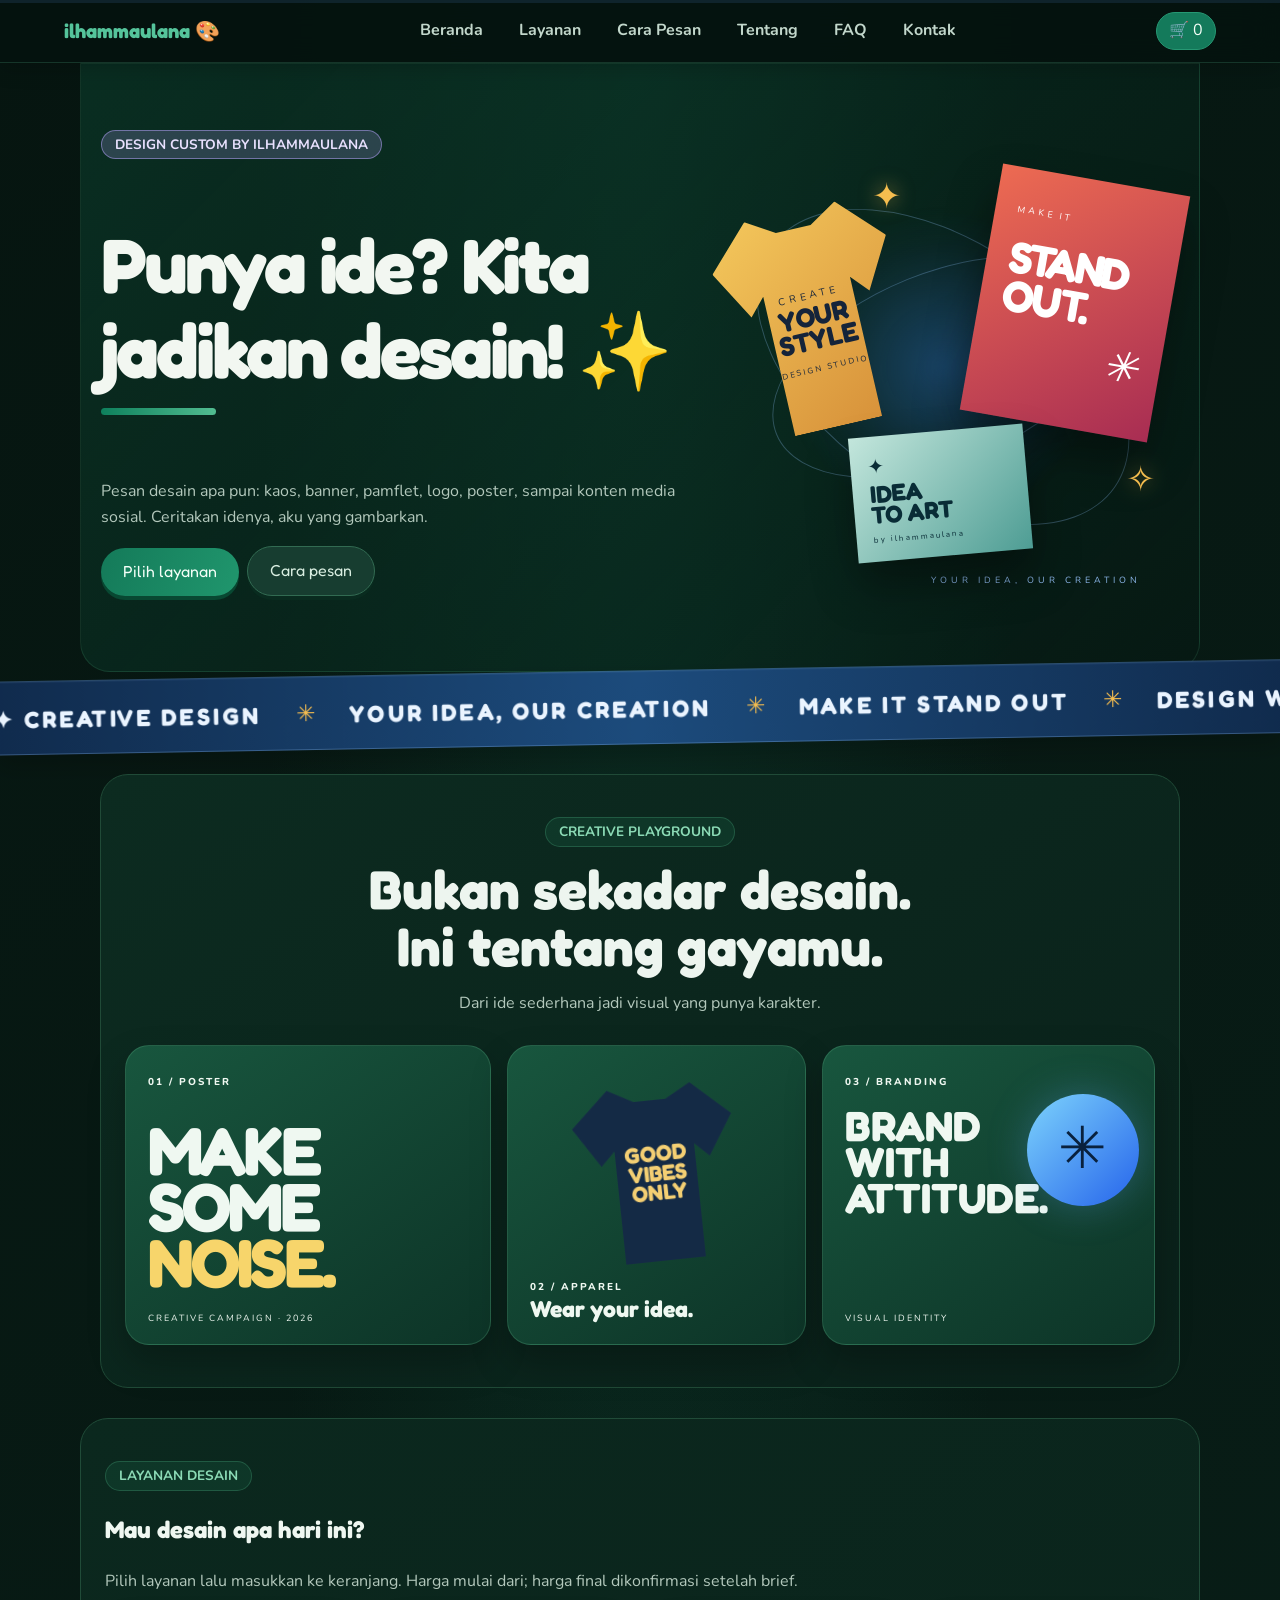
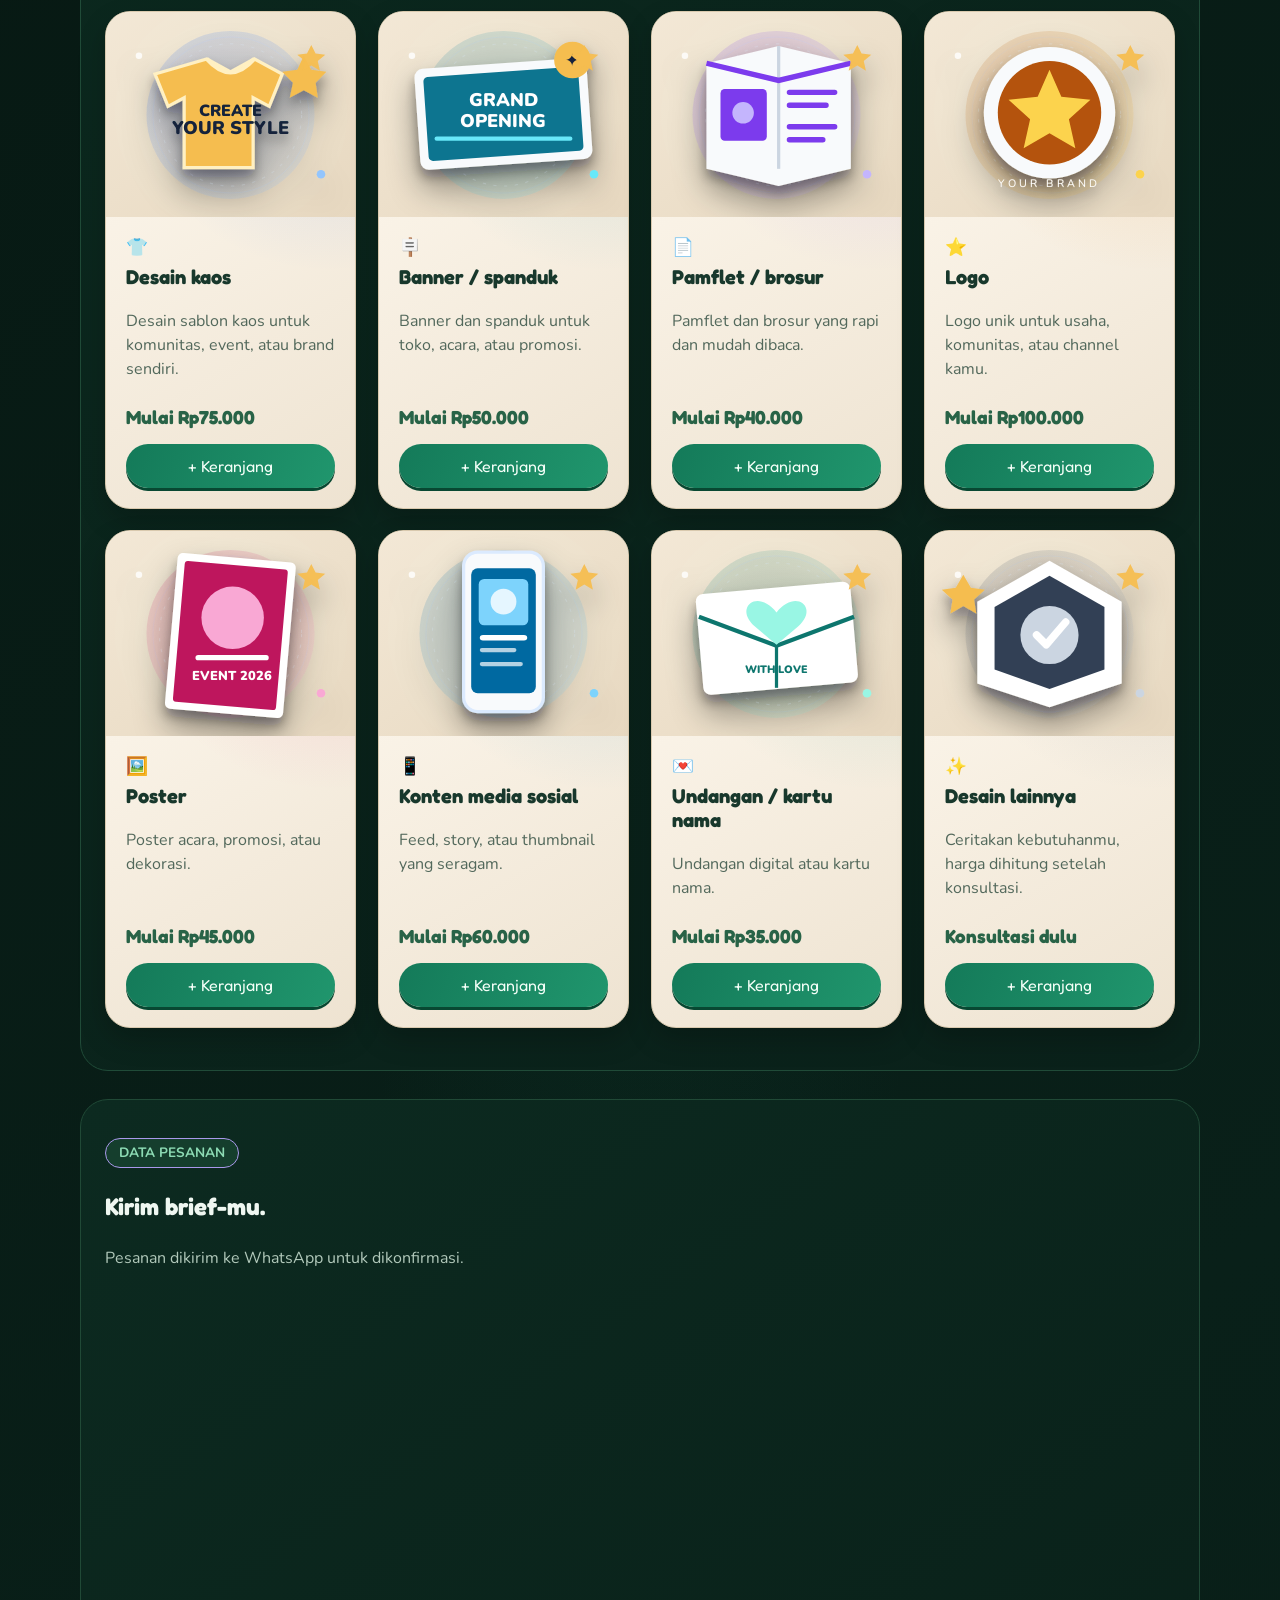
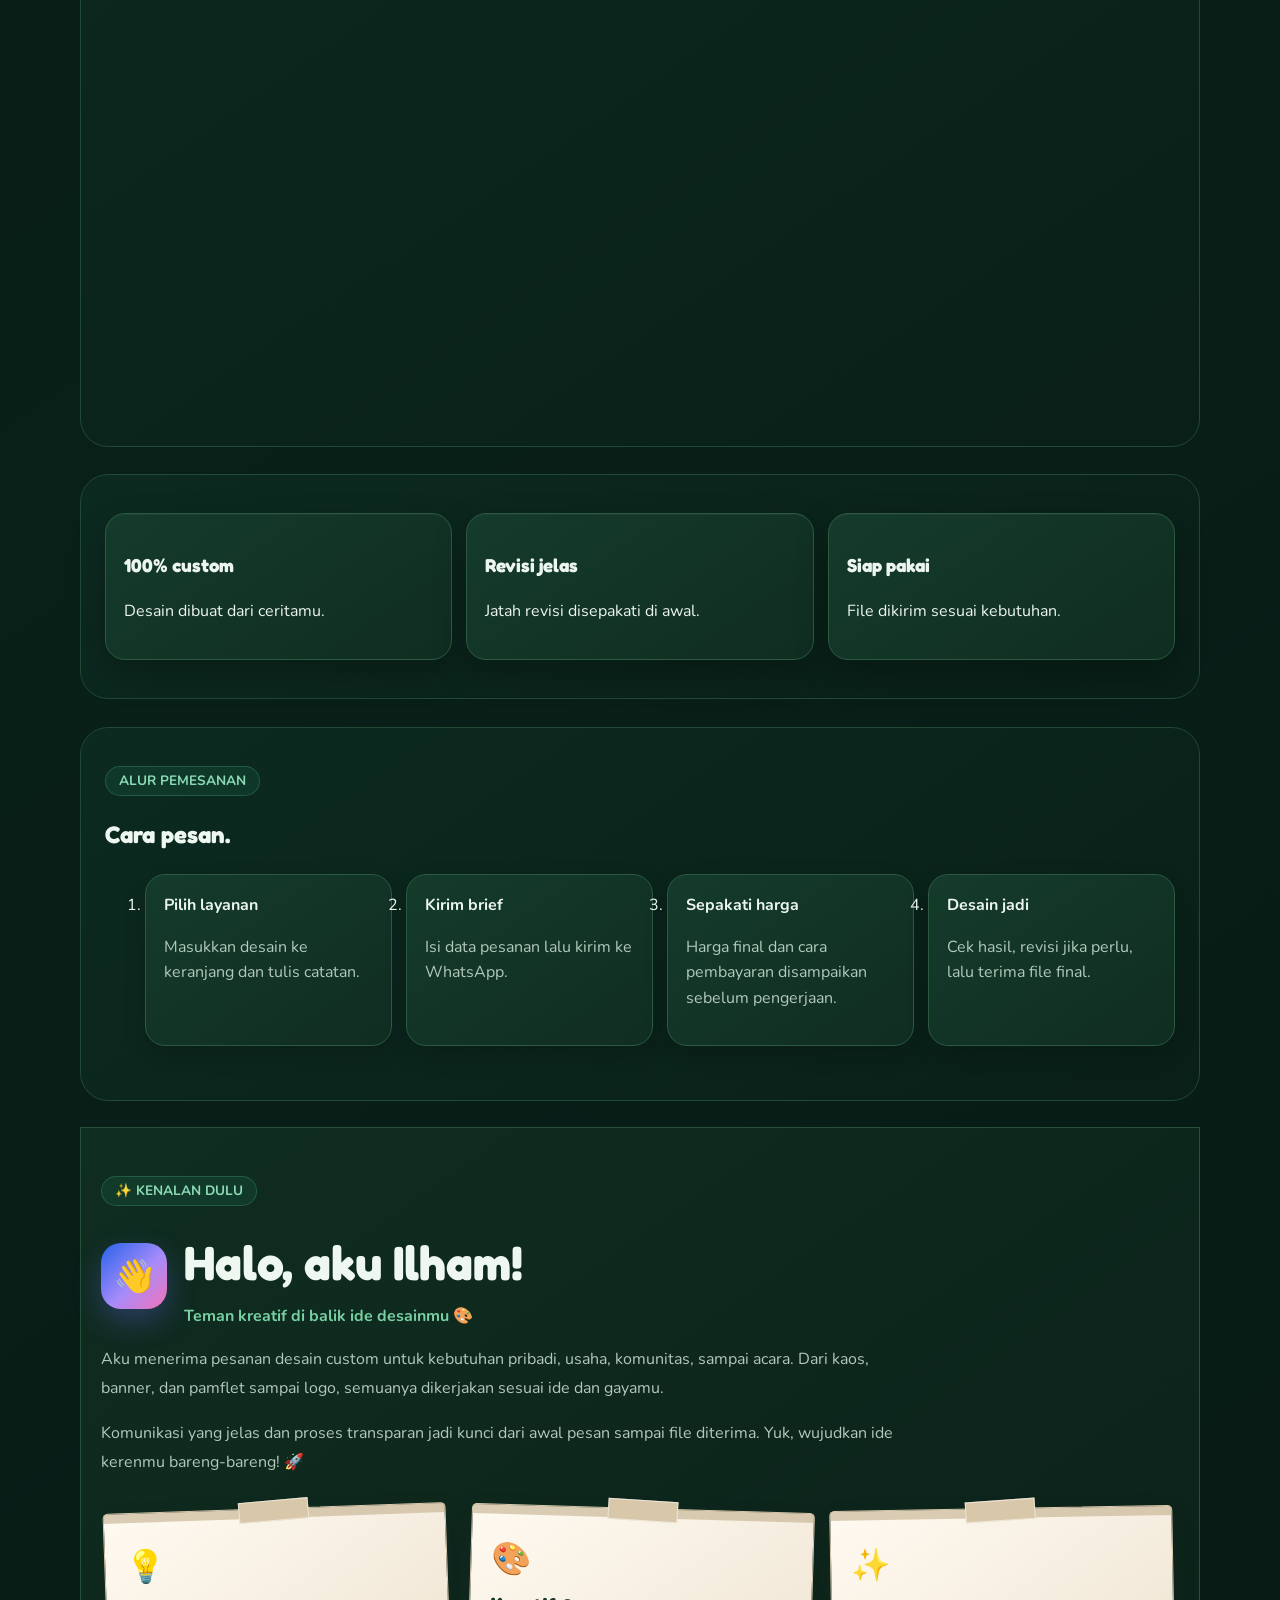
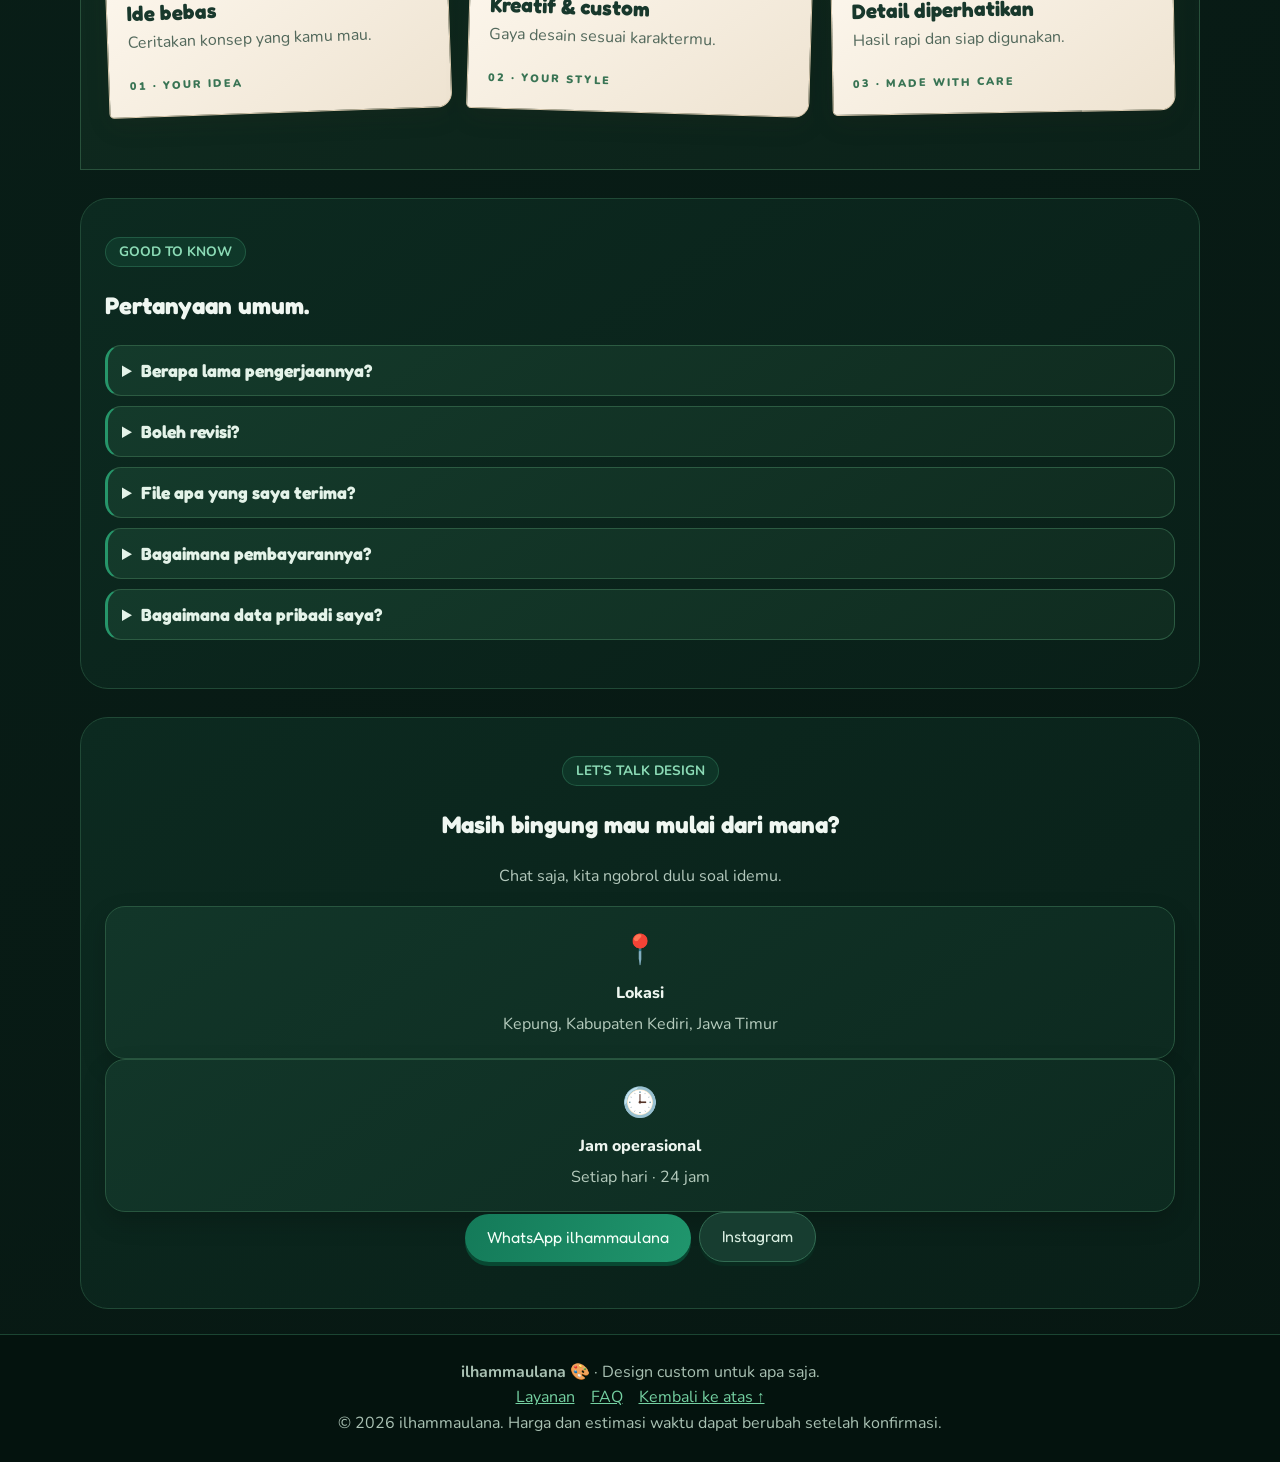
<file: byilham/index.html>
<!DOCTYPE html>
<html lang="id">
<head>
<meta charset="utf-8"><meta name="viewport" content="width=device-width, initial-scale=1">
<title>Design Custom by ilhammaulana</title>
<link href="https://fonts.googleapis.com/css2?family=Fredoka:wght@500;600;700&family=Nunito:wght@500;700&display=swap" rel="stylesheet">
<style>
:root{--bg:#f2f6fc;--card:#fff;--ink:#14233d;--soft:#60718a;--pink:#2563eb;--pink2:#dbeafe;--mint:#a7f3d0;--sun:#fbbf24;--lilac:#c7d2fe;--line:#bfdbfe}
*{box-sizing:border-box}html{scroll-behavior:smooth}body{margin:0;background:var(--bg);color:var(--ink);font:16px/1.6 Nunito, sans-serif}h1,h2,h3,button,.btn,.logo{font-family:Fredoka,sans-serif}a{color:inherit}.tick{text-align:center;background:var(--pink);color:white;padding:7px;font-weight:bold;font-size:.85rem}nav{position:sticky;top:0;background:var(--bg);border-bottom:3px dotted var(--line);display:flex;justify-content:space-between;align-items:center;padding:12px 5%;z-index:5}.logo{font-size:1.25rem;color:var(--pink);font-weight:bold;text-decoration:none}.links{display:flex;gap:12px}.links a{background:var(--pink2);border-radius:30px;padding:5px 12px;text-decoration:none;font-weight:bold}.cartb{background:var(--sun);border:2px solid var(--ink);border-radius:30px;padding:5px 12px;text-decoration:none}section{max-width:980px;margin:auto;padding:48px 20px}.hero{display:grid;grid-template-columns:1.1fr .9fr;gap:28px;align-items:center}.hero h1{font-size:clamp(2.2rem,7vw,3.6rem);line-height:1.1}.hero p,.sub,.note{color:var(--soft)}.tag{display:inline-block;background:var(--lilac);border-radius:30px;padding:3px 13px;font-size:.85rem;font-weight:bold}.btn{display:inline-block;background:var(--pink);color:white;border:0;border-radius:30px;padding:11px 22px;text-decoration:none;font-size:1rem;cursor:pointer;box-shadow:0 4px #1d4ed8}.btn.alt{background:white;color:var(--ink);box-shadow:0 4px var(--line);margin-left:8px}.blob{margin:auto;width:min(300px,80vw);aspect-ratio:1;border-radius:48%;background:var(--sun);display:grid;place-items:center;font-size:7rem}.grid{display:grid;grid-template-columns:repeat(auto-fit,minmax(210px,1fr));gap:16px}.svc,.card{background:var(--card);border:3px solid var(--ink);border-radius:24px;padding:18px;box-shadow:5px 5px var(--pink2)}.svc{display:flex;flex-direction:column}.svc .ic{font-size:2rem}.svc p{color:var(--soft);flex:1}.pr{color:var(--pink);font:bold 1.1rem Fredoka}.svc button{margin-top:12px}.item{display:grid;grid-template-columns:40px 1fr auto auto;gap:10px;align-items:center;padding:12px 0;border-bottom:2px dotted var(--line)}.dot{font-size:1.5rem}.qty{display:flex;gap:8px;align-items:center}.qty button{border:0;border-radius:50%;background:var(--pink);color:white;width:28px;height:28px}.rm{border:0;background:none}.sum{display:flex;justify-content:space-between;font:bold 1.1rem Fredoka;padding:15px 0}label{display:block;font-weight:bold;margin:10px 0 4px}input,textarea{width:100%;padding:11px;border:2px solid var(--line);border-radius:14px;background:var(--bg);font:inherit;color:var(--ink)}.two{display:grid;grid-template-columns:1fr 1fr;gap:12px}.full{width:100%;text-align:center;margin-top:12px}.steps,.three{display:grid;grid-template-columns:repeat(auto-fit,minmax(200px,1fr));gap:14px}.steps li,.three div{background:var(--card);padding:18px;border:2px solid var(--line);border-radius:20px}.three div:nth-child(2){background:var(--lilac)}.three div:nth-child(3){background:var(--sun)}details{background:white;border:2px solid var(--line);padding:14px;border-radius:16px;margin:10px 0}summary{font:bold 1.1rem Fredoka;cursor:pointer}.contact{text-align:center}footer{text-align:center;padding:25px;color:var(--soft)}footer a{margin:8px}@media(max-width:720px){.hero{grid-template-columns:1fr}.links{display:none}.two{grid-template-columns:1fr}.item{grid-template-columns:32px 1fr auto}.item .qty{grid-column:2}.blob{font-size:5rem}}

/* ANIMASI HIDUP & INTERAKTIF */
@keyframes masuk{from{opacity:0;transform:translateY(30px) scale(.98)}to{opacity:1;transform:translateY(0) scale(1)}}
@keyframes melayang{0%,100%{transform:translateY(0) rotate(-4deg)}50%{transform:translateY(-19px) rotate(4deg)}}
@keyframes aura{0%,100%{box-shadow:0 0 0 0 rgba(37,99,235,.22),0 14px 35px rgba(255,143,177,.16)}50%{box-shadow:0 0 0 20px rgba(37,99,235,0),0 20px 45px rgba(199,210,254,.45)}}
@keyframes pita{0%{background-position:0% 50%}100%{background-position:200% 50%}}
@keyframes pop{0%,100%{transform:scale(1) rotate(0)}35%{transform:scale(1.16) rotate(-8deg)}70%{transform:scale(1.08) rotate(6deg)}}
@keyframes naikTurun{0%,100%{transform:translateY(0)}50%{transform:translateY(-7px)}}
@keyframes shine{0%{left:-130%}100%{left:140%}}
@keyframes masukKiri{from{opacity:0;transform:translateX(-28px)}to{opacity:1;transform:translateX(0)}}
.tick{background:linear-gradient(100deg,var(--pink),#d9a9ff,var(--pink),#ffb5ca);background-size:220% 100%;animation:pita 7s linear infinite,masuk .7s ease both}
nav{animation:masuk .7s ease both}
.hero>div:first-child{animation:masukKiri .9s cubic-bezier(.2,.8,.2,1) both}
.hero .blob{position:relative;animation:melayang 4s ease-in-out infinite,aura 3.5s ease-in-out infinite}
.hero .blob:before,.hero .blob:after{position:absolute;content:"✦";color:var(--pink);font-size:2rem;animation:pop 2.8s ease-in-out infinite}
.hero .blob:before{top:8%;right:4%}.hero .blob:after{bottom:12%;left:2%;animation-delay:1s}
section{animation:masuk .8s ease both}
.svc,.card,.steps li,.three div,details{transition:transform .3s cubic-bezier(.2,.8,.2,1),box-shadow .3s ease,border-color .3s ease}
.svc{position:relative;overflow:hidden;animation:masuk .7s ease both}
.svc:before{content:"";position:absolute;top:0;bottom:0;left:-130%;width:65%;background:linear-gradient(100deg,transparent,rgba(255,255,255,.8),transparent);transform:skewX(-18deg);pointer-events:none}
.svc:hover:before{animation:shine .8s ease}
.svc:hover,.card:hover,.steps li:hover,.three div:hover{transform:translateY(-9px) rotate(-.6deg);box-shadow:8px 12px 0 var(--pink2);border-color:var(--pink)}
.svc .ic{display:inline-block;transform-origin:center;animation:naikTurun 3s ease-in-out infinite}
.svc:nth-child(2n) .ic{animation-delay:.5s}.svc:nth-child(3n) .ic{animation-delay:1s}
.svc:nth-child(2){animation-delay:.08s}.svc:nth-child(3){animation-delay:.16s}.svc:nth-child(4){animation-delay:.24s}.svc:nth-child(5){animation-delay:.32s}.svc:nth-child(6){animation-delay:.4s}
.btn{position:relative;overflow:hidden;transition:transform .22s ease,box-shadow .22s ease,filter .22s ease}
.btn:after{content:"";position:absolute;top:-30%;bottom:-30%;left:-130%;width:55%;background:linear-gradient(90deg,transparent,rgba(255,255,255,.55),transparent);transform:skewX(-20deg)}
.btn:hover:after{animation:shine .65s ease}
.btn:hover{transform:translateY(-4px) scale(1.025);filter:saturate(1.2);box-shadow:0 8px #e0658d}
.btn:active{transform:translateY(1px) scale(.98)}
.links a,.cartb{transition:transform .22s ease,background .22s ease,box-shadow .22s ease}
.links a:hover,.cartb:hover{transform:translateY(-4px) rotate(-2deg);background:var(--sun);box-shadow:0 5px var(--line)}
.tag{animation:naikTurun 4s ease-in-out infinite}
details[open]{animation:masuk .35s ease both}
input:focus,textarea:focus{outline:none;border-color:var(--pink);box-shadow:0 0 0 4px rgba(37,99,235,.18)}
@media(prefers-reduced-motion:reduce){*,*::before,*::after{animation-duration:.01ms!important;animation-iteration-count:1!important;scroll-behavior:auto!important;transition-duration:.01ms!important}}

/* Tampilan maskulin + pilihan pembayaran */
.payopts{display:grid;grid-template-columns:1fr 1fr;gap:12px;margin:8px 0 18px}
.payopt{display:flex;align-items:flex-start;gap:10px;padding:14px;border:2px solid var(--line);border-radius:16px;background:#f8fbff;cursor:pointer;transition:.25s ease}
.payopt:has(input:checked){border-color:var(--pink);background:#eff6ff;box-shadow:0 0 0 3px rgba(37,99,235,.12)}
.payopt input{width:auto;margin:5px 0 0;accent-color:var(--pink)}
.payopt span{display:grid;gap:3px}.payopt small{font-weight:500;color:var(--soft);line-height:1.4}
@media(max-width:560px){.payopts{grid-template-columns:1fr}}

/* DARK NAVY BACKGROUND — bukan putih */
:root{--bg:#071426;--card:#10233f;--ink:#edf4ff;--soft:#a9bdd8;--pink:#3b82f6;--pink2:#183b68;--mint:#6ee7c8;--sun:#f5bd4f;--lilac:#1b3760;--line:#315b8a}
html{background:#071426}
body{background:radial-gradient(ellipse at 15% 8%,rgba(30,91,165,.35),transparent 38%),radial-gradient(ellipse at 88% 38%,rgba(28,65,125,.32),transparent 42%),linear-gradient(145deg,#050d1b 0%,#0a1c35 48%,#071426 100%);background-attachment:fixed;color:var(--ink)}
nav{background:rgba(5,16,33,.88);backdrop-filter:blur(14px);border-bottom:1px solid #315b8a}
.tick{background:linear-gradient(100deg,#123d72,#2563eb,#142b4b,#2563eb);background-size:220% 100%}
.links a{background:#17365e;color:#eaf3ff}
.cartb{background:#f5bd4f;color:#101d31;border-color:#f5bd4f}
.tag{background:#1a3b66;color:#dceaff;border:1px solid #38669b}
.blob{background:radial-gradient(circle at 35% 30%,#3b82f6,#142e55 72%);border:1px solid #5b9dff;color:#fff}
.svc,.card,.steps li,.three div,details{background:linear-gradient(145deg,rgba(19,43,74,.97),rgba(9,25,46,.98));color:var(--ink);border-color:#294e7b;box-shadow:0 12px 32px rgba(0,0,0,.28)}
.three div:nth-child(2),.three div:nth-child(3){background:linear-gradient(145deg,#17365e,#0b203b)}
.btn.alt{background:#142d4d;color:#eaf3ff;box-shadow:0 4px #315b8a}
input,textarea{background:#0a1b31;color:#f1f6ff;border-color:#315b8a}
input::placeholder,textarea::placeholder{color:#829ab9}
details{background:#10233f}
.payopt{background:#0b1e36;color:#edf4ff;border-color:#315b8a}
.payopt:has(input:checked){background:#142f52;border-color:#60a5fa}
footer{color:#9db2cf}
.svc:hover,.card:hover,.steps li:hover,.three div:hover{box-shadow:0 18px 38px rgba(20,95,190,.28);border-color:#60a5fa}
.svc:before{background:linear-gradient(100deg,transparent,rgba(147,197,253,.25),transparent)}
.btn:hover{box-shadow:0 8px #174b91}
.btn:active{filter:brightness(.9)}
@media(prefers-reduced-motion:no-preference){body:before{content:"";position:fixed;inset:0;pointer-events:none;z-index:-1;background:radial-gradient(circle at 12% 25%,rgba(96,165,250,.12) 0 2px,transparent 3px),radial-gradient(circle at 82% 18%,rgba(147,197,253,.13) 0 2px,transparent 3px),radial-gradient(circle at 68% 78%,rgba(96,165,250,.1) 0 2px,transparent 3px);background-size:190px 190px,260px 260px,230px 230px}}

.svc-art{height:145px;display:grid;place-items:center;margin:-18px -18px 12px;overflow:hidden;border-radius:20px 20px 12px 12px;background:radial-gradient(circle at 50% 45%,rgba(96,165,250,.24),transparent 70%),linear-gradient(135deg,#122b4d,#0a1b32);border-bottom:1px solid #315b8a}
.svc-art svg{width:100%;height:100%;padding:8px;filter:drop-shadow(0 8px 12px rgba(0,0,0,.3));transition:transform .45s cubic-bezier(.2,.8,.2,1),filter .45s ease}
.svc:hover .svc-art svg{transform:scale(1.12) rotate(-2deg);filter:drop-shadow(0 12px 18px rgba(59,130,246,.35))}
.svc .ic{font-size:1.45rem}

/* Katalog premium: tiap kartu punya aksen visual berbeda */
#layanan .grid{grid-template-columns:repeat(auto-fit,minmax(235px,1fr));gap:22px;align-items:stretch}
#layanan .svc{padding:0 0 20px;overflow:hidden;border:1px solid rgba(125,175,235,.35);border-radius:25px;background:linear-gradient(155deg,#142d4d 0%,#0b1b31 76%);box-shadow:0 12px 30px rgba(0,0,0,.24);position:relative;isolation:isolate}
#layanan .svc:after{content:"";position:absolute;inset:0;z-index:-1;opacity:.17;background:radial-gradient(circle at 90% 10%,var(--cardglow),transparent 42%)}
#layanan .svc-art{height:190px;margin:0 0 16px;border:0;border-radius:0;position:relative;overflow:hidden;background:radial-gradient(ellipse at 50% 55%,var(--cardglow),transparent 65%),linear-gradient(135deg,#102747,#08172b)}
#layanan .svc-art:before{content:"";position:absolute;width:155px;height:155px;border:1px solid rgba(210,230,255,.24);border-radius:50%;left:50%;top:50%;transform:translate(-50%,-50%);box-shadow:0 0 0 18px rgba(255,255,255,.025),0 0 0 38px rgba(255,255,255,.018)}
#layanan .svc-art svg{position:relative;z-index:1;width:100%;height:100%;padding:12px;filter:drop-shadow(0 16px 15px rgba(0,0,0,.38));transition:transform .5s cubic-bezier(.2,.8,.2,1)}
#layanan .svc:nth-child(1){--cardglow:#2563eb}
#layanan .svc:nth-child(2){--cardglow:#0891b2}
#layanan .svc:nth-child(3){--cardglow:#8b5cf6}
#layanan .svc:nth-child(4){--cardglow:#d97706}
#layanan .svc:nth-child(5){--cardglow:#db2777}
#layanan .svc:nth-child(6){--cardglow:#0284c7}
#layanan .svc:nth-child(7){--cardglow:#0d9488}
#layanan .svc:nth-child(8){--cardglow:#64748b}
#layanan .svc:nth-child(odd) .svc-art{background:radial-gradient(ellipse at 50% 45%,var(--cardglow),transparent 70%),linear-gradient(145deg,#142d50,#09172a)}
#layanan .svc:nth-child(even) .svc-art{background:radial-gradient(ellipse at 65% 35%,var(--cardglow),transparent 66%),linear-gradient(35deg,#09172a,#18365b)}
#layanan .svc .ic{margin:0 20px;color:#a9ceff;font-size:1.1rem}
#layanan .svc h3,#layanan .svc p,#layanan .svc .pr{margin-left:20px;margin-right:20px}
#layanan .svc h3{font-size:1.25rem;margin-top:4px;margin-bottom:4px;color:#f1f6ff}
#layanan .svc p{min-height:52px;color:#a9bdd8}
#layanan .svc .pr{color:#8fc0ff;font-size:1.18rem}
#layanan .svc button{margin:14px 20px 0;width:calc(100% - 40px)}
#layanan .svc:hover{transform:translateY(-10px);border-color:#70b4ff;box-shadow:0 20px 42px rgba(0,0,0,.38),0 0 28px rgba(59,130,246,.18)}
#layanan .svc:hover .svc-art svg{transform:scale(1.13) rotate(-3deg)}
#layanan .svc:nth-child(2n){animation-delay:.12s}
#layanan .svc:nth-child(3n){animation-delay:.24s}
@media(max-width:560px){#layanan .grid{grid-template-columns:repeat(2,minmax(0,1fr));gap:12px}#layanan .svc-art{height:135px}#layanan .svc{border-radius:18px}#layanan .svc h3{font-size:1.05rem}#layanan .svc p{font-size:.88rem;min-height:70px}#layanan .svc h3,#layanan .svc p,#layanan .svc .pr{margin-left:12px;margin-right:12px}#layanan .svc .ic{margin-left:12px}#layanan .svc button{margin:12px 12px 0;width:calc(100% - 24px);padding:9px 8px;font-size:.9rem}}

/* Editorial visual direction inspired by playful portfolio websites */
.hero{min-height:590px;position:relative}
.hero h1{font-size:clamp(2.7rem,7vw,4.8rem);letter-spacing:-.04em;max-width:650px}
.hero h1:after{content:"";display:block;width:115px;height:7px;margin-top:16px;border-radius:20px;background:linear-gradient(90deg,#60a5fa,#f5bd4f)}
.hero-visual{height:440px;position:relative;display:grid;place-items:center;isolation:isolate}
.hero-visual:before{content:"";position:absolute;width:310px;height:310px;border-radius:50%;background:radial-gradient(circle,rgba(59,130,246,.34),rgba(30,64,115,.12) 55%,transparent 72%);filter:blur(5px);z-index:-1}
.orbit{position:absolute;border:1px solid rgba(147,197,253,.28);border-radius:50%;transform:rotate(-22deg)}
.orbit-a{width:360px;height:190px}.orbit-b{width:420px;height:250px;transform:rotate(35deg)}
.mock{position:absolute;display:flex;flex-direction:column;justify-content:center;box-shadow:0 25px 45px rgba(0,0,0,.38);transition:transform .4s ease}
.mock-shirt{width:178px;height:220px;left:4%;top:14%;background:linear-gradient(145deg,#f4c85c,#d58d37);color:#15243a;clip-path:polygon(24% 0,40% 8%,60% 8%,76% 0,100% 20%,84% 43%,75% 35%,75% 100%,25% 100%,25% 35%,16% 43%,0 20%);align-items:center;text-align:center;transform:rotate(-13deg);padding-top:25px}
.mock-shirt span{font-size:10px;letter-spacing:4px}.mock-shirt b{font:700 27px/ .9 Fredoka}.mock-shirt small{font-size:8px;letter-spacing:2px;margin-top:12px}
.mock-poster{width:190px;height:250px;right:2%;top:7%;padding:22px;background:linear-gradient(145deg,#ed6b52,#a82d53);color:#fff;transform:rotate(10deg)}
.mock-poster small{font-size:9px;letter-spacing:3px}.mock-poster strong{font:700 44px/.88 Fredoka;letter-spacing:-2px;margin-top:20px}.mock-poster i{font-size:42px;align-self:flex-end}
.mock-card{width:175px;height:125px;left:31%;bottom:7%;padding:17px;background:linear-gradient(135deg,#c3e6dc,#4e9d94);color:#092c36;transform:rotate(-5deg);z-index:2}
.mock-card span{font-size:20px}.mock-card b{font:700 24px/.9 Fredoka}.mock-card small{font-size:8px;letter-spacing:2px;margin-top:8px}
.visual-spark{position:absolute;color:#f5bd4f;font-size:35px;animation:pop 2.5s infinite}.spark-a{top:5%;left:35%}.spark-b{bottom:18%;right:5%;animation-delay:.8s}
.visual-caption{position:absolute;bottom:0;right:8%;font-size:9px;letter-spacing:4px;color:#8fb9ed}
.hero-visual:hover .mock-shirt{transform:translateY(-9px) rotate(-16deg)}.hero-visual:hover .mock-poster{transform:translateY(8px) rotate(13deg)}.hero-visual:hover .mock-card{transform:translateY(-12px) rotate(-2deg)}
.showcase{max-width:1080px;padding-top:28px}
.showcase-head{text-align:center;margin-bottom:28px}
.showcase-head h2{font-size:clamp(2rem,5vw,3.4rem);line-height:1.05;margin:14px 0}
.showcase-head h2 em{font-style:normal;color:#83baff}
.showcase-grid{display:grid;grid-template-columns:1.1fr .9fr 1fr;gap:16px}
.showcase-tile{min-height:300px;border-radius:24px;padding:22px;position:relative;overflow:hidden;box-shadow:0 18px 36px rgba(0,0,0,.25);transition:transform .35s ease}
.showcase-tile:hover{transform:translateY(-9px) rotate(-1deg)}
.showcase-tile>span{font-size:10px;letter-spacing:2px;font-weight:800}
.tile-poster{background:linear-gradient(145deg,#f36e51,#a42e58);color:#fff}
.tile-poster>b{display:block;font:700 clamp(42px,6vw,68px)/.82 Fredoka;letter-spacing:-3px;margin-top:30px}
.tile-poster>b i{color:#f7d56b;font-style:normal}
.showcase-tile small{position:absolute;bottom:18px;left:22px;font-size:9px;letter-spacing:2px}
.tile-shirt{background:linear-gradient(145deg,#e8c36b,#bb873a);color:#1c2d40;display:flex;flex-direction:column;justify-content:space-between}
.shirt-shape{width:160px;height:175px;margin:auto;display:grid;place-items:center;background:#142a45;color:#f4cf73;clip-path:polygon(24% 0,40% 8%,60% 8%,76% 0,100% 20%,84% 43%,75% 35%,75% 100%,25% 100%,25% 35%,16% 43%,0 20%);filter:drop-shadow(0 15px 12px rgba(0,0,0,.2));text-align:center;font:700 22px/.9 Fredoka;transform:rotate(-6deg)}
.tile-shirt>b{font:700 23px Fredoka}
.tile-brand{background:linear-gradient(145deg,#1d4774,#0c203a);color:#eaf4ff}
.tile-brand>b{display:block;font:700 42px/.85 Fredoka;margin-top:15px}
.brand-orb{position:absolute;right:15px;top:48px;width:112px;height:112px;border-radius:50%;display:grid;place-items:center;background:linear-gradient(135deg,#7dd3fc,#2563eb);color:#09213e;font-size:58px;box-shadow:0 0 40px rgba(96,165,250,.3)}
@media(max-width:720px){.hero{min-height:0}.hero-visual{height:330px}.mock-shirt{width:135px;height:170px;left:0}.mock-poster{width:145px;height:195px;right:0}.mock-poster strong{font-size:34px}.mock-card{width:140px;height:105px;left:28%}.mock-card b{font-size:20px}.showcase-grid{grid-template-columns:1fr 1fr}.tile-poster{grid-row:span 2}.showcase-tile{min-height:230px;padding:16px}.tile-poster>b{font-size:48px}.tile-brand>b{font-size:32px}.brand-orb{width:75px;height:75px;font-size:38px}}
@media(max-width:420px){.showcase-grid{gap:10px}.tile-poster{min-height:260px}.tile-shirt,.tile-brand{min-height:190px}.mock-shirt{left:-2%}.mock-poster{right:-2%}}

/* RESPONSIVE PRESISI — katalog dan seluruh layout */
html,body{width:100%;max-width:100%;overflow-x:clip}
body{-webkit-text-size-adjust:100%;text-size-adjust:100%}
img,svg,video,canvas{max-width:100%}
section,nav,.hero,.showcase,.showcase-grid,.grid,.svc,.card{min-width:0}
#layanan{scroll-margin-top:85px}
#layanan .grid{grid-template-columns:repeat(auto-fit,minmax(min(100%,250px),1fr));gap:clamp(12px,2vw,22px);align-items:stretch}
#layanan .svc{width:100%;min-width:0;height:100%;display:flex;flex-direction:column;overflow:hidden;overflow-wrap:anywhere}
#layanan .svc-art{width:100%;flex:0 0 auto;height:clamp(145px,18vw,190px)}
#layanan .svc h3{line-height:1.2;overflow-wrap:anywhere}
#layanan .svc p{min-height:0;flex:1;line-height:1.5;overflow-wrap:anywhere}
#layanan .svc .pr{line-height:1.3;margin-top:8px}
#layanan .svc button{flex:0 0 auto;min-height:44px;white-space:normal;line-height:1.25}
.hero>*{min-width:0}
.hero-visual{width:100%;min-width:0}
.showcase-grid>*{min-width:0}
.item>*{min-width:0}
input,textarea,button{max-width:100%;font:inherit}
button,.btn{touch-action:manipulation}
@media(min-width:1100px){
 section{max-width:1120px}
 #layanan .grid{grid-template-columns:repeat(4,minmax(0,1fr))}
}
@media(min-width:721px) and (max-width:1099px){
 section{padding-left:clamp(20px,4vw,42px);padding-right:clamp(20px,4vw,42px)}
 #layanan .grid{grid-template-columns:repeat(3,minmax(0,1fr))}
}
@media(max-width:720px){
 nav{padding:11px 4%;gap:8px}
 .logo{font-size:clamp(1rem,4vw,1.2rem)}
 .hero{gap:12px}
 section{padding:clamp(30px,7vw,46px) clamp(14px,4vw,22px)}
 #layanan .grid{grid-template-columns:repeat(2,minmax(0,1fr));gap:clamp(10px,2.5vw,16px)}
 #layanan .svc{padding-bottom:clamp(12px,3vw,18px)}
 #layanan .svc-art{height:clamp(118px,27vw,165px)}
 #layanan .svc h3{font-size:clamp(.98rem,2.7vw,1.15rem)}
 #layanan .svc p{font-size:clamp(.78rem,2.2vw,.9rem);min-height:0}
 #layanan .svc h3,#layanan .svc p,#layanan .svc .pr{margin-left:clamp(10px,2.5vw,16px);margin-right:clamp(10px,2.5vw,16px)}
 #layanan .svc .ic{margin-left:clamp(10px,2.5vw,16px)}
 #layanan .svc button{margin:12px clamp(10px,2.5vw,16px) 0;width:calc(100% - 2 * clamp(10px,2.5vw,16px));padding:9px 6px;font-size:clamp(.78rem,2.2vw,.9rem)}
 .item{grid-template-columns:28px minmax(0,1fr) auto;gap:8px}
 .item>div:nth-child(2){min-width:0}
 .item input{min-width:0}
}
@media(max-width:380px){
 #layanan .grid{grid-template-columns:minmax(0,1fr)}
 #layanan .svc-art{height:clamp(155px,48vw,190px)}
 #layanan .svc h3{font-size:1.15rem}
 #layanan .svc p{font-size:.92rem}
 #layanan .svc button{font-size:.95rem}
 .showcase-grid{grid-template-columns:minmax(0,1fr)}
 .tile-poster{grid-row:auto;min-height:245px}
 .tile-shirt,.tile-brand{min-height:220px}
 .hero-visual{height:290px}
 .mock-shirt{width:115px;height:150px}
 .mock-poster{width:125px;height:175px}
 .mock-poster strong{font-size:30px}
 .mock-card{width:125px;height:95px;left:26%}
 .mock-card b{font-size:18px}
 .visual-caption{right:2%;font-size:8px;letter-spacing:2px}
 .two{grid-template-columns:minmax(0,1fr)}
 .payopts{grid-template-columns:minmax(0,1fr)}
}
@media(min-width:381px) and (max-width:560px){
 #layanan .grid{grid-template-columns:repeat(2,minmax(0,1fr))}
}


/* Katalog: mini mockup visual berlapis, bukan sekadar ikon */
#layanan .svc-art{height:205px!important;display:grid;place-items:center;position:relative;isolation:isolate}
#layanan .svc-art:after{content:"";position:absolute;inset:0;background:linear-gradient(120deg,transparent 20%,rgba(255,255,255,.07) 48%,transparent 75%);transform:translateX(-120%);animation:catalogGleam 6s ease-in-out infinite;pointer-events:none}
#layanan .svc-art svg{width:100%;height:100%;padding:6px;overflow:visible;animation:catalogFloat 5s ease-in-out infinite}
#layanan .svc:nth-child(even) .svc-art svg{animation-delay:-2.3s}
#layanan .svc:nth-child(3n) .svc-art svg{animation-delay:-1.1s}
#layanan .svc:hover .svc-art svg{animation-play-state:paused;transform:scale(1.12) rotate(-3deg)}
@keyframes catalogFloat{0%,100%{translate:0 0}50%{translate:0 -6px}}
@keyframes catalogGleam{0%,65%,100%{transform:translateX(-120%)}82%{transform:translateX(120%)}}
/* Hero: mockup bergerak independen dengan orbit dan kilau */
.hero-visual .orbit-a{animation:orbitDrift 12s ease-in-out infinite}
.hero-visual .orbit-b{animation:orbitDrift 16s ease-in-out infinite reverse}
.hero-visual .mock-shirt{animation:shirtFloat 5s ease-in-out infinite}
.hero-visual .mock-poster{animation:posterFloat 5.8s ease-in-out infinite}
.hero-visual .mock-card{animation:cardFloat 4.8s ease-in-out infinite}
.hero-visual .visual-spark{filter:drop-shadow(0 0 10px rgba(245,189,79,.6))}
@keyframes shirtFloat{0%,100%{translate:0 0;rotate:-13deg}50%{translate:0 -13px;rotate:-9deg}}
@keyframes posterFloat{0%,100%{translate:0 0;rotate:10deg}50%{translate:0 12px;rotate:7deg}}
@keyframes cardFloat{0%,100%{translate:0 0;rotate:-5deg}50%{translate:0 -15px;rotate:-1deg}}
@keyframes orbitDrift{0%,100%{scale:1;opacity:.65}50%{scale:1.08;opacity:1}}
.hero-visual:hover .mock-shirt{animation-play-state:paused;transform:translateY(-9px) rotate(-16deg)}
.hero-visual:hover .mock-poster{animation-play-state:paused;transform:translateY(8px) rotate(13deg)}
.hero-visual:hover .mock-card{animation-play-state:paused;transform:translateY(-12px) rotate(-2deg)}
@media(max-width:720px){#layanan .svc-art{height:clamp(135px,32vw,175px)!important}}
@media(max-width:380px){#layanan .svc-art{height:185px!important}}
@media(prefers-reduced-motion:reduce){#layanan .svc-art svg,.hero-visual .mock-shirt,.hero-visual .mock-poster,.hero-visual .mock-card,.hero-visual .orbit{animation:none!important}}


/* RUNNING ANIMATION STRIP */
.motion-marquee{width:100%;overflow:hidden;white-space:nowrap;background:linear-gradient(90deg,#102b4d,#1c4b7c,#102b4d);border-top:1px solid rgba(147,197,253,.28);border-bottom:1px solid rgba(147,197,253,.28);padding:17px 0;transform:rotate(-1deg) scale(1.01);box-shadow:0 12px 28px rgba(0,0,0,.22)}
.motion-track{display:flex;align-items:center;gap:34px;width:max-content;animation:marqueeRun 27s linear infinite}
.motion-track span{font:700 clamp(1rem,2.6vw,1.45rem) Fredoka,sans-serif;letter-spacing:.13em;color:#eaf4ff}
.motion-track i{font-style:normal;color:#f5bd4f;font-size:1.45rem;animation:marqueeSpark 2s ease-in-out infinite}
@keyframes marqueeRun{from{transform:translateX(0)}to{transform:translateX(-50%)}}
@keyframes marqueeSpark{0%,100%{transform:rotate(0) scale(.85);opacity:.65}50%{transform:rotate(90deg) scale(1.2);opacity:1}}
.motion-marquee:hover .motion-track{animation-play-state:paused}
@media(prefers-reduced-motion:reduce){.motion-track,.motion-track i{animation:none!important}}


/* ANIMASI MENYELURUH SAAT HALAMAN DI-SCROLL */
html.has-motion .reveal{opacity:0;transform:translateY(34px) scale(.985);transition:opacity .75s ease,transform .75s cubic-bezier(.2,.75,.25,1)}
html.has-motion .reveal.is-visible{opacity:1;transform:translateY(0) scale(1)}
html.has-motion .reveal-left{opacity:0;transform:translateX(-35px);transition:opacity .8s ease,transform .8s cubic-bezier(.2,.75,.25,1)}
html.has-motion .reveal-left.is-visible{opacity:1;transform:translateX(0)}
html.has-motion .reveal-right{opacity:0;transform:translateX(35px);transition:opacity .8s ease,transform .8s cubic-bezier(.2,.75,.25,1)}
html.has-motion .reveal-right.is-visible{opacity:1;transform:translateX(0)}
.reveal-stagger>*{transition-delay:var(--reveal-delay,0ms)}
.scroll-progress{position:fixed;top:0;left:0;width:100%;height:3px;z-index:100;background:rgba(96,165,250,.12);pointer-events:none}
.scroll-progress span{display:block;height:100%;width:0;background:linear-gradient(90deg,#60a5fa,#f5bd4f,#a78bfa);box-shadow:0 0 12px rgba(96,165,250,.7);transition:width .08s linear}
@keyframes footerGlow{0%,100%{text-shadow:0 0 0 rgba(96,165,250,0)}50%{text-shadow:0 0 18px rgba(96,165,250,.5)}}
footer b{display:inline-block;animation:footerGlow 3s ease-in-out infinite}
@media(prefers-reduced-motion:reduce){html.has-motion .reveal,html.has-motion .reveal-left,html.has-motion .reveal-right{opacity:1;transform:none;transition:none}.scroll-progress{display:none}}

\n.about-me{position:relative;overflow:hidden;background:linear-gradient(135deg,rgba(37,99,235,.10),rgba(14,165,233,.06));border:1px solid rgba(96,165,250,.22);border-radius:26px;padding:clamp(22px,4vw,38px)}.about-heading{display:flex;align-items:center;gap:16px;margin:12px 0 18px}.about-heading h2{margin:0}.about-wave{display:grid;place-items:center;width:68px;height:68px;flex:0 0 68px;border-radius:22px;background:linear-gradient(135deg,#2563eb,#38bdf8);font-size:2.1rem;box-shadow:0 12px 30px rgba(37,99,235,.25);animation:aboutWave 2.8s ease-in-out infinite}.about-kicker{margin:5px 0 0;color:var(--muted,#94a3b8);font-weight:600}.about-highlights{display:grid;grid-template-columns:repeat(3,minmax(0,1fr));gap:12px;margin-top:24px}.about-highlights>div{display:flex;flex-direction:column;gap:6px;padding:16px;border:1px solid rgba(148,163,184,.2);border-radius:18px;background:rgba(255,255,255,.055)}.about-highlights span{font-size:1.7rem}.about-highlights b{font-size:.95rem}.about-highlights small{line-height:1.5;color:var(--muted,#94a3b8)}@keyframes aboutWave{0%,100%{transform:translateY(0) rotate(-4deg)}50%{transform:translateY(-7px) rotate(5deg)}}@media(max-width:620px){.about-highlights{grid-template-columns:1fr}.about-highlights>div{display:grid;grid-template-columns:42px 1fr;align-items:center}.about-highlights small{grid-column:2}}\n\n.contact-info{display:grid;grid-template-columns:repeat(2,minmax(0,1fr));gap:14px;max-width:680px;margin:24px auto}.contact-info>div{padding:20px;border:2px solid var(--line);border-radius:20px;background:var(--card)}.contact-info span{display:block;font-size:1.8rem;margin-bottom:8px}.contact-info b{display:block;font-weight:800}.contact-info p{margin:6px 0 0;color:var(--soft)}@media(max-width:560px){.contact-info{grid-template-columns:1fr}}\n\n.about-visual{width:100%;margin:20px 0 24px;border-radius:24px;overflow:hidden;box-shadow:0 16px 38px rgba(30,41,59,.12);animation:masuk .8s ease both}.about-visual svg{display:block;width:100%;height:auto}.about-visual:hover{transform:translateY(-4px);transition:transform .3s ease}@media(max-width:560px){.about-visual{margin:16px 0 20px;border-radius:18px}}\n\n.about-me{padding-top:28px}.tweet-card{max-width:760px;margin:18px auto 0;padding:22px;border:1px solid var(--line);border-radius:22px;background:var(--card);box-shadow:0 14px 38px rgba(15,23,42,.09);text-align:left}.tweet-top{display:flex;align-items:center;gap:12px;margin-bottom:18px}.tweet-avatar{width:48px;height:48px;border-radius:50%;display:grid;place-items:center;background:linear-gradient(135deg,#2563eb,#a855f7);color:#fff;font-weight:900;font-size:1.25rem}.tweet-user{display:flex;flex-direction:column;gap:3px}.tweet-user b{font-size:1rem}.tweet-user b span{color:#3b82f6}.tweet-user small{color:var(--soft)}.tweet-mark{margin-left:auto;font-size:1.7rem;font-weight:bold}.tweet-card h2{margin:8px 0 10px}.tweet-card>p{line-height:1.75}.tweet-art{overflow:hidden;border-radius:17px;margin:18px 0}.tweet-art svg{display:block;width:100%;height:auto}.tweet-actions{display:flex;justify-content:space-between;gap:10px;flex-wrap:wrap;border-top:1px solid var(--line);padding-top:14px;color:var(--soft);font-size:.9rem;font-weight:600}@media(max-width:560px){.tweet-card{padding:15px;border-radius:18px}.tweet-art{margin:14px 0}.tweet-actions{font-size:.8rem}}\n
/* About section: colorful paper-note palette */
.about-me{position:relative;padding:clamp(25px,5vw,46px);border:1px solid rgba(96,165,250,.28);border-radius:28px;background:radial-gradient(circle at 8% 15%,rgba(59,130,246,.2),transparent 34%),radial-gradient(circle at 92% 85%,rgba(192,132,252,.17),transparent 35%),linear-gradient(145deg,#102746,#09172b);overflow:hidden}
.about-intro{display:flex;align-items:center;gap:17px;margin:18px 0 16px}
.about-intro h2{margin:0;font-size:clamp(2rem,5vw,3rem)}
.about-wave{width:66px;height:66px;flex:0 0 66px;display:grid;place-items:center;border-radius:20px;background:linear-gradient(135deg,#2563eb,#a78bfa 55%,#f472b6);font-size:2rem;box-shadow:0 12px 28px rgba(99,102,241,.3);animation:aboutWave 3s ease-in-out infinite}
.about-kicker{margin:3px 0 0;color:#b9ccec;font-weight:700}
.about-desc{max-width:820px;color:#d0def1;line-height:1.8}
.paper-notes{display:grid;grid-template-columns:repeat(3,minmax(0,1fr));gap:20px;margin:32px 5px 8px;align-items:stretch}
.paper-note{position:relative;min-height:195px;padding:23px 20px 18px;color:#26334b;background:linear-gradient(145deg,#fff0e9,#ffd9ce);border:1px solid #ffc5b6;border-radius:5px 5px 15px 5px;box-shadow:0 14px 25px rgba(0,0,0,.28),inset 0 0 22px rgba(255,255,255,.35);transform:rotate(-2deg);transition:transform .3s ease,box-shadow .3s ease}
.paper-note:before{content:"";position:absolute;top:0;left:0;right:0;height:9px;background:repeating-linear-gradient(135deg,rgba(255,255,255,.75) 0 5px,rgba(244,114,182,.18) 5px 10px);opacity:.9}
.paper-note:after{content:"";position:absolute;top:-9px;left:50%;width:68px;height:19px;transform:translateX(-50%) rotate(-3deg);background:rgba(251,146,120,.55);border:1px solid rgba(255,255,255,.55)}
.paper-note:nth-child(2){transform:rotate(1.7deg);background:linear-gradient(145deg,#f3efff,#ded5ff);border-color:#c9baff}
.paper-note:nth-child(2):before{background:repeating-linear-gradient(135deg,rgba(255,255,255,.8) 0 5px,rgba(139,92,246,.18) 5px 10px)}
.paper-note:nth-child(2):after{background:rgba(167,139,250,.58);transform:translateX(-50%) rotate(2deg)}
.paper-note:nth-child(3){transform:rotate(-1deg);background:linear-gradient(145deg,#eafff4,#c9f1df);border-color:#a9e4c7}
.paper-note:nth-child(3):before{background:repeating-linear-gradient(135deg,rgba(255,255,255,.8) 0 5px,rgba(16,185,129,.17) 5px 10px)}
.paper-note:nth-child(3):after{background:rgba(52,211,153,.5)}
.paper-note:hover{transform:translateY(-8px) rotate(0);box-shadow:0 20px 32px rgba(0,0,0,.36)}
.paper-icon{display:block;font-size:2rem;margin:5px 0 8px}
.paper-note b{display:block;font:700 1.3rem Fredoka,sans-serif;color:#172b45}
.paper-note p{margin:5px 0 18px;color:#52657b;line-height:1.5}
.paper-note small{font-size:.68rem;letter-spacing:2px;font-weight:900;color:#71839a}
@keyframes aboutWave{0%,100%{transform:translateY(0) rotate(-4deg)}50%{transform:translateY(-7px) rotate(5deg)}}
@media(max-width:700px){.paper-notes{grid-template-columns:1fr;gap:17px;margin:26px 7px 8px}.paper-note{min-height:150px;padding:20px;transform:rotate(-1deg)!important}.paper-note:nth-child(2){transform:rotate(1deg)!important}.paper-note:nth-child(3){transform:rotate(-.6deg)!important}.about-me{padding:22px 17px}.about-wave{width:56px;height:56px;flex-basis:56px}}

/* FINAL PALETTE OVERRIDE — ensure paper cards stay colorful */
#about .paper-notes>.paper-note,
#about .paper-notes>.paper-note.note-one{background:linear-gradient(145deg,#fff0e9 0%,#ffd1c2 100%) !important;border:2px solid #ffb7a5 !important;color:#26334b !important}
#about .paper-notes>.paper-note.note-two{background:linear-gradient(145deg,#f3efff 0%,#d8caff 100%) !important;border:2px solid #bda8ff !important;color:#26334b !important}
#about .paper-notes>.paper-note.note-three{background:linear-gradient(145deg,#eafff4 0%,#bcebd5 100%) !important;border:2px solid #8ed9b6 !important;color:#26334b !important}
#about .paper-notes>.paper-note b{color:#172b45 !important}
#about .paper-notes>.paper-note p{color:#40536b !important}
#about .paper-notes>.paper-note small{color:#586b83 !important}
#about .paper-notes>.paper-note:before{opacity:1 !important}


/* GLOBAL COLORFUL REDESIGN — applied across the whole website */
:root{--bg:#071426;--card:#10233f;--ink:#f4f7ff;--soft:#b8c7df;--pink:#8b5cf6;--pink2:#26365f;--mint:#67e8c2;--sun:#ffd166;--lilac:#c4b5fd;--line:#38547b}
body{background:radial-gradient(ellipse at 8% 5%,rgba(59,130,246,.25),transparent 32%),radial-gradient(ellipse at 92% 18%,rgba(217,70,239,.17),transparent 30%),radial-gradient(ellipse at 50% 72%,rgba(20,184,166,.11),transparent 38%),linear-gradient(145deg,#070f20 0%,#101b38 48%,#0b1830 100%) !important}
nav{background:rgba(7,16,35,.88)!important;border-bottom:1px solid rgba(167,139,250,.35)!important}
.logo{background:linear-gradient(90deg,#93c5fd,#c4b5fd,#f9a8d4);-webkit-background-clip:text;background-clip:text;color:transparent!important}
.links a{background:linear-gradient(135deg,rgba(59,130,246,.24),rgba(139,92,246,.25))!important;border:1px solid rgba(167,139,250,.35);color:#f4f2ff!important}
.links a:nth-child(2n){background:linear-gradient(135deg,rgba(20,184,166,.22),rgba(59,130,246,.2))!important}
.cartb{background:linear-gradient(110deg,#fcd34d,#fb923c)!important;color:#18233b!important;border:0!important}
.tick{background:linear-gradient(100deg,#2563eb,#8b5cf6,#db2777,#0d9488,#2563eb)!important;background-size:260% 100%!important}
.hero h1{background:linear-gradient(100deg,#fff 4%,#bfdbfe 38%,#d8b4fe 70%,#fbcfe8 100%);-webkit-background-clip:text;background-clip:text;color:transparent}
.hero h1:after{background:linear-gradient(90deg,#60a5fa,#a78bfa,#f472b6,#fbbf24)!important}
.hero .blob{background:radial-gradient(circle at 30% 25%,#f9a8d4 0%,#a78bfa 35%,#3b82f6 72%)!important;border:2px solid rgba(255,255,255,.35);box-shadow:0 20px 65px rgba(139,92,246,.28)}
.tag{background:linear-gradient(100deg,rgba(59,130,246,.24),rgba(167,139,250,.28),rgba(244,114,182,.2))!important;border:1px solid rgba(196,181,253,.45)!important;color:#eeeaff!important}
.btn{background:linear-gradient(105deg,#3b82f6,#8b5cf6 55%,#d946ef)!important;box-shadow:0 5px 0 #34256f!important;color:#fff!important}
.btn.alt{background:linear-gradient(110deg,#12385a,#27365f)!important;border:1px solid #5473a7;color:#f4f7ff!important}
.svc,.card,.steps li,.three div,details{background:linear-gradient(145deg,rgba(23,43,76,.96),rgba(10,25,48,.98))!important;border:1px solid rgba(132,166,220,.32)!important;box-shadow:0 14px 34px rgba(0,0,0,.24),inset 0 1px rgba(255,255,255,.04)!important}
.svc:nth-child(4n+1){--cardglow:#3b82f6}.svc:nth-child(4n+2){--cardglow:#a855f7}.svc:nth-child(4n+3){--cardglow:#ec4899}.svc:nth-child(4n){--cardglow:#14b8a6}
.svc-art{background:radial-gradient(ellipse at 50% 45%,var(--cardglow),transparent 68%),linear-gradient(145deg,#172d50,#0a1b32)!important}
.svc h3{color:#f5f3ff!important}.svc p{color:#bdcce3!important}.svc .pr{color:#fcd68a!important}
.steps li:nth-child(4n+1){border-top:3px solid #60a5fa!important}.steps li:nth-child(4n+2){border-top:3px solid #c084fc!important}.steps li:nth-child(4n+3){border-top:3px solid #f472b6!important}.steps li:nth-child(4n){border-top:3px solid #5eead4!important}
.three div:nth-child(1){background:linear-gradient(145deg,#173d68,#10233f)!important;border-top:3px solid #60a5fa!important}
.three div:nth-child(2){background:linear-gradient(145deg,#38285f,#182443)!important;border-top:3px solid #c4b5fd!important}
.three div:nth-child(3){background:linear-gradient(145deg,#174d4c,#102c3d)!important;border-top:3px solid #5eead4!important}
details{border-left:3px solid #a78bfa!important}summary{color:#e6dcff}
input,textarea{background:#0b1a31!important;border-color:#49628c!important;color:#fff!important}
input:focus,textarea:focus{border-color:#c4b5fd!important;box-shadow:0 0 0 4px rgba(167,139,250,.2)!important}
.payopt{background:linear-gradient(135deg,#112b4a,#182345)!important;border-color:#49628c!important}
.payopt:has(input:checked){background:linear-gradient(110deg,rgba(59,130,246,.22),rgba(139,92,246,.24))!important;border-color:#a78bfa!important}
.item{border-color:rgba(167,139,250,.3)!important}
footer{background:linear-gradient(90deg,rgba(59,130,246,.08),rgba(217,70,239,.08),rgba(20,184,166,.08));color:#bdcce3!important}
#about .paper-notes>.paper-note.note-one{background:linear-gradient(145deg,#fff0e9,#ffd1c2)!important}
#about .paper-notes>.paper-note.note-two{background:linear-gradient(145deg,#f3efff,#d8caff)!important}
#about .paper-notes>.paper-note.note-three{background:linear-gradient(145deg,#eafff4,#bcebd5)!important}
@media(max-width:720px){.links{display:none}}


/* === MIDNIGHT CREATIVE: full-site color system === */
:root{
 --bg:#081426;--card:#122743;--ink:#f5f7ff;--soft:#b8c7dc;
 --pink:#5b8cff;--pink2:#253d69;--mint:#73dfc1;--sun:#ffc66d;
 --lilac:#b9a5ff;--line:#405c83;
 --navy:#081426;--blue:#2457a6;--lav:#b9a5ff;--coral:#ff927f;--sea:#73dfc1;
}
body{background:
 radial-gradient(ellipse at 8% 9%,rgba(36,87,166,.42),transparent 34%),
 radial-gradient(ellipse at 92% 31%,rgba(145,105,211,.22),transparent 32%),
 radial-gradient(ellipse at 15% 78%,rgba(75,183,161,.12),transparent 30%),
 linear-gradient(145deg,#071222 0%,#0c1c35 52%,#10172f 100%) !important;color:#f5f7ff}
.tick{background:linear-gradient(90deg,#2457a6,#7861bd,#d66d78,#258e85) !important;color:#fff}
nav{background:rgba(7,18,34,.91)!important;border-bottom:1px solid rgba(185,165,255,.35)!important}
.logo{color:#b9a5ff!important}
.links a{background:rgba(91,140,255,.18)!important;border:1px solid rgba(127,164,255,.35);color:#eef3ff!important}
.links a:nth-child(2n){background:rgba(185,165,255,.18)!important}
.links a:hover{background:#ff927f!important;color:#17243a!important}
.cartb{background:#ffc66d!important;color:#17243a!important;border-color:#ffc66d!important}
section{position:relative}
.hero{background:linear-gradient(125deg,rgba(36,87,166,.17),rgba(185,165,255,.10) 55%,rgba(255,146,127,.08));border:1px solid rgba(130,165,220,.18);border-radius:0 0 34px 34px;padding-top:66px;padding-bottom:66px}
.hero h1{color:#fff}
.hero h1:after{background:linear-gradient(90deg,#5b8cff,#b9a5ff,#ff927f,#73dfc1)!important}
.hero p{color:#c4d2e8}
.hero .tag{background:rgba(185,165,255,.2)!important;color:#e9e1ff!important;border-color:rgba(185,165,255,.5)!important}
.blob{background:radial-gradient(circle at 30% 25%,#b9a5ff 0%,#5b8cff 38%,#18365f 78%)!important;border:2px solid rgba(255,255,255,.28)!important}
.btn{background:linear-gradient(110deg,#3979e8,#7966c8)!important;box-shadow:0 4px #203f78!important}
.btn.alt{background:#ff927f!important;color:#17243a!important;box-shadow:0 4px #b95757!important}
.btn:hover{box-shadow:0 8px #203f78!important}
.showcase{background:linear-gradient(145deg,rgba(42,56,103,.58),rgba(20,39,68,.75));border:1px solid rgba(185,165,255,.24);border-radius:32px;margin-top:30px;margin-bottom:25px;padding:42px 24px}
.showcase-head h2{color:#fff}
.showcase-head h2 em{color:#b9a5ff!important}
.showcase-tile{border:1px solid rgba(255,255,255,.18)}
.tile-poster{background:linear-gradient(145deg,#ff927f,#b94f75)!important}
.tile-shirt{background:linear-gradient(145deg,#ffc66d,#d58e4d)!important}
.tile-card{background:linear-gradient(145deg,#a9e8d7,#4c9d92)!important}
#layanan{background:linear-gradient(145deg,rgba(21,65,92,.88),rgba(14,34,60,.94));border:1px solid rgba(115,223,193,.25);border-radius:32px;margin-top:30px;margin-bottom:26px;padding:42px 24px}
#layanan h2,#cart h2,#checkout h2,#how h2,#faq h2,#contact h2{color:#fff}
#layanan .sub{color:#c0d2e7}
#layanan .svc{border:1px solid rgba(255,255,255,.25)!important;box-shadow:0 15px 32px rgba(0,0,0,.22)!important}
#layanan .svc:nth-child(1){background:linear-gradient(150deg,#e4eaff,#c4d5ff)!important;color:#1b2b49!important}
#layanan .svc:nth-child(2){background:linear-gradient(150deg,#e2f8f3,#bce9dc)!important;color:#163d3b!important}
#layanan .svc:nth-child(3){background:linear-gradient(150deg,#f0e9ff,#d9caff)!important;color:#30254e!important}
#layanan .svc:nth-child(4){background:linear-gradient(150deg,#fff0e7,#ffd4c4)!important;color:#4a2b2c!important}
#layanan .svc:nth-child(5){background:linear-gradient(150deg,#fff4d9,#f5dda0)!important;color:#49391d!important}
#layanan .svc:nth-child(6){background:linear-gradient(150deg,#e3efff,#c5e1f7)!important;color:#1e3650!important}
#layanan .svc:nth-child(7){background:linear-gradient(150deg,#e0f6ee,#b8e6d3)!important;color:#1b4037!important}
#layanan .svc:nth-child(8){background:linear-gradient(150deg,#f5e9f4,#e6cce4)!important;color:#482b47!important}
#layanan .svc h3{color:#172b45!important}
#layanan .svc p{color:#43566d!important}
#layanan .svc .ic{color:#344f7b!important}
#layanan .svc .pr{color:#2457a6!important}
#layanan .svc .btn{background:linear-gradient(110deg,#2457a6,#7861bd)!important;color:white!important}
#layanan .svc:hover{border-color:#fff!important;box-shadow:0 20px 38px rgba(0,0,0,.32)!important}
#cart{background:linear-gradient(145deg,#fff0e8,#ffe0d4);color:#26334b;border:1px solid #ffc1b1;border-radius:30px;margin-top:28px;margin-bottom:25px;padding:38px 24px}
#cart h2{color:#26334b!important}
#cart .sub,#cart .note{color:#65576a!important}
#cart .card{background:rgba(255,255,255,.82)!important;color:#26334b!important;border:1px solid #f2b6a9!important;box-shadow:0 14px 32px rgba(117,65,62,.13)!important}
#cart .sum{color:#26334b}
#cart .item{border-color:#e8b9ae}
#cart .qty button{background:#d96f70;color:#fff}
#checkout{background:linear-gradient(145deg,#eee9ff,#dcd4ff);color:#292344;border:1px solid #c2b4ff;border-radius:30px;margin-top:28px;margin-bottom:25px;padding:38px 24px}
#checkout h2{color:#292344!important}
#checkout .sub,#checkout .note{color:#5f5878!important}
#checkout .tag{background:#c3b4ff!important;color:#30264f!important;border-color:#a998eb!important}
#checkout .card{background:rgba(255,255,255,.83)!important;color:#292344!important;border:1px solid #c3b4ff!important;box-shadow:0 14px 32px rgba(68,49,120,.13)!important}
#checkout label{color:#30264f}
#checkout input,#checkout textarea{background:#fff!important;color:#292344!important;border-color:#b9a9ef!important}
#checkout input::placeholder,#checkout textarea::placeholder{color:#9187ad}
#checkout .payopt{background:#f8f5ff!important;color:#30264f!important;border-color:#c5b8f2!important}
#checkout .payopt:has(input:checked){background:#e5ddff!important;border-color:#7861bd!important}
#how{background:linear-gradient(145deg,rgba(29,73,128,.75),rgba(21,43,79,.92));border:1px solid rgba(120,170,239,.3);border-radius:30px;margin-top:28px;margin-bottom:25px;padding:38px 24px}
#how .steps li{background:linear-gradient(145deg,#e3efff,#c9ddff)!important;color:#1c3555!important;border:1px solid #a9c5ef!important}
#how .steps li p,#how .steps li small{color:#425d7c}
.three{background:linear-gradient(135deg,rgba(21,65,76,.72),rgba(17,44,64,.9));border:1px solid rgba(115,223,193,.3);border-radius:30px;margin-top:28px;margin-bottom:25px;padding:38px 24px}
.three div:nth-child(1){background:linear-gradient(145deg,#e2f8f0,#bce9d8)!important;color:#1b4037!important;border-color:#a3dbc7!important}
.three div:nth-child(2){background:linear-gradient(145deg,#e9e5ff,#d2c8ff)!important;color:#30264f!important;border-color:#b9a9ef!important}
.three div:nth-child(3){background:linear-gradient(145deg,#fff0df,#ffd6b9)!important;color:#503322!important;border-color:#f0b995!important}
#about{background:linear-gradient(145deg,#152c50,#101a38)!important;border:1px solid rgba(185,165,255,.35)!important;box-shadow:0 18px 45px rgba(0,0,0,.22)}
#faq{background:linear-gradient(145deg,rgba(65,48,105,.68),rgba(25,31,64,.9));border:1px solid rgba(185,165,255,.28);border-radius:30px;margin-top:28px;margin-bottom:25px;padding:38px 24px}
#faq details{background:linear-gradient(110deg,#eee9ff,#d9d0ff)!important;color:#30264f!important;border:1px solid #c1b4ed!important}
#faq summary{color:#30264f!important}
#faq details p{color:#554d70}
#contact{background:linear-gradient(145deg,rgba(20,76,81,.8),rgba(13,43,60,.94));border:1px solid rgba(115,223,193,.3);border-radius:30px;margin-top:28px;margin-bottom:25px;padding:38px 24px}
#contact .card,#contact .contact-info>div{background:linear-gradient(145deg,#e1f7ef,#c5eadf)!important;color:#173c3a!important;border:1px solid #9ed8c6!important}
#contact .card p,#contact .contact-info p{color:#456a63!important}
footer{background:#06101e;color:#b8c7dc!important;border-top:1px solid rgba(185,165,255,.25)}
@media(max-width:720px){
 .hero{border-radius:0 0 25px 25px;padding-top:45px;padding-bottom:45px}
 .showcase,#layanan,#cart,#checkout,#how,.three,#faq,#contact{border-radius:23px;padding:28px 16px;margin-left:10px;margin-right:10px}
 .showcase-grid{grid-template-columns:1fr 1fr}
 .showcase-tile:first-child{grid-column:1/-1}
}


/* === REFINED EDITORIAL: minimal, calm, premium palette === */
:root{--bg:#f5f3ee;--card:#fffefa;--ink:#252722;--soft:#77796f;--accent:#737b63;--line:#e4e1d8}
html{scroll-behavior:smooth}
body{background:#f5f3ee!important;color:#252722!important}
nav{background:rgba(250,249,245,.96)!important;border-bottom:1px solid #e6e3da!important;box-shadow:0 3px 18px rgba(30,32,25,.045)!important}
.logo{color:#34372f!important;background:none!important;-webkit-text-fill-color:initial!important;font-weight:800}
.links a,.links a:nth-child(2n){background:transparent!important;border:0!important;color:#55594e!important}
.links a:hover{background:#e9e9e1!important;color:#252722!important}
.cartb{background:#34372f!important;color:#fff!important;border:0!important}
.tick{background:#737b63!important}
.hero{background:linear-gradient(135deg,#f7f5ef,#eeede6)!important;border:0!important;border-radius:0 0 28px 28px!important}
.hero h1{color:#252722!important;background:none!important;-webkit-text-fill-color:initial!important}
.hero h1:after{background:#a6a58f!important}
.hero p,.sub{color:#74766d!important}
.tag{background:#e8e9e1!important;color:#555d49!important;border:1px solid #d9dccf!important}
.blob{background:linear-gradient(145deg,#aeb29e,#747b68)!important;border:7px solid #fff!important;box-shadow:0 18px 45px rgba(43,48,36,.12)!important}
.btn{background:#34372f!important;color:#fff!important;box-shadow:0 4px #20221d!important}
.btn.alt{background:#e4e5dc!important;color:#34372f!important;border:1px solid #d4d6ca!important;box-shadow:0 4px #c5c8ba!important}
.showcase{background:#ebeae3!important;border:1px solid #e1dfd5!important;border-radius:28px!important}
.showcase-head h2,.showcase-head h2 em{color:#292c25!important}
.tile-poster,.tile-shirt,.tile-card,.tile-brand{background:linear-gradient(145deg,#d8d8cc,#aeb3a1)!important;color:#252722!important}
#layanan{background:#f0efe9!important;border:1px solid #e5e3d9!important;border-radius:28px!important}
#layanan h2,#cart h2,#checkout h2,#how h2,#faq h2,#contact h2{color:#292c25!important}
#layanan .svc{background:#fffefa!important;color:#292c25!important;border:1px solid #e5e2d8!important;box-shadow:0 8px 24px rgba(35,37,29,.055)!important}
#layanan .svc:nth-child(n){background:#fffefa!important;color:#292c25!important}
#layanan .svc h3{color:#292c25!important}
#layanan .svc p{color:#77796f!important}
#layanan .svc .ic{color:#737b63!important}
#layanan .svc .pr{color:#555d49!important}
#layanan .svc .svc-art{background:#eeeee8!important}
#layanan .svc .btn{background:#34372f!important;color:#fff!important;box-shadow:0 3px #20221d!important}
#cart,#checkout,#how,.three,#faq,#contact{background:#eeede7!important;color:#292c25!important;border:1px solid #e2e0d6!important;border-radius:28px!important}
#cart .card,#checkout .card,#contact .card,#contact .contact-info>div{background:#fffefa!important;color:#292c25!important;border:1px solid #e4e1d8!important;box-shadow:0 8px 24px rgba(35,37,29,.05)!important}
#cart h2,#checkout h2{color:#292c25!important}
#cart .sub,#checkout .sub,#cart .note,#checkout .note{color:#77796f!important}
#cart .item{border-color:#e5e2d8!important}
#cart .qty button{background:#737b63!important;color:#fff!important}
#checkout .tag{background:#e8e9e1!important;color:#555d49!important}
#checkout label{color:#44473f!important}
#checkout input,#checkout textarea,input,textarea{background:#fffefa!important;color:#292c25!important;border-color:#d9d7cd!important}
#checkout input::placeholder,#checkout textarea::placeholder{color:#9a9b91!important}
#checkout .payopt,.payopt{background:#f5f4ef!important;color:#44473f!important;border-color:#deddd3!important}
#checkout .payopt:has(input:checked){background:#e8e9e1!important;border-color:#8d947e!important}
#how .steps li{background:#fffefa!important;color:#292c25!important;border:1px solid #e2e0d6!important;box-shadow:0 7px 20px rgba(35,37,29,.045)!important}
#how .steps li p,#how .steps li small{color:#77796f!important}
.three div,.three div:nth-child(n){background:#fffefa!important;color:#292c25!important;border:1px solid #e2e0d6!important}
#about,.about-me{background:#e9e9e1!important;color:#292c25!important;border:1px solid #dedfd4!important;box-shadow:none!important}
.about-intro h2,.about-desc{color:#292c25!important}
.about-kicker{color:#737b63!important}
#about .paper-notes>.paper-note,#about .paper-notes>.paper-note.note-one,#about .paper-notes>.paper-note.note-two,#about .paper-notes>.paper-note.note-three{background:#fffefa!important;border:1px solid #deddd3!important;color:#292c25!important;box-shadow:0 8px 20px rgba(35,37,29,.06)!important}
#about .paper-notes>.paper-note:before{background:#aeb29e!important;opacity:.55!important}
#about .paper-notes>.paper-note:after{background:#d8d8cc!important}
#about .paper-notes>.paper-note b{color:#292c25!important}
#about .paper-notes>.paper-note p{color:#77796f!important}
#faq details{background:#fffefa!important;color:#292c25!important;border:1px solid #e2e0d6!important;border-left:3px solid #8d947e!important;box-shadow:none!important}
#faq summary{color:#34372f!important}
#faq details p{color:#77796f!important}
#contact .card p,#contact .contact-info p{color:#77796f!important}
footer{background:#292c25!important;color:#d8d9d1!important;border-top:0!important}
footer a{color:#e5e6dc!important}
a{transition:color .2s ease,background .2s ease}
@media(max-width:720px){.showcase,#layanan,#cart,#checkout,#how,.three,#faq,#contact{border-radius:20px!important}}


/* === DARK EMERALD LUXE: unified deep green palette === */
:root{--bg:#071b17;--card:#102a23;--ink:#edf5ef;--soft:#a9beb2;--accent:#16866a;--line:#25483b}
html{scroll-behavior:smooth}
body{background:radial-gradient(ellipse at 50% 0%,rgba(20,105,78,.22),transparent 42%),linear-gradient(145deg,#061510 0%,#092019 52%,#071712 100%)!important;color:#edf5ef!important}
nav{background:rgba(5,19,15,.96)!important;border-bottom:1px solid rgba(66,145,112,.28)!important;box-shadow:0 5px 22px rgba(0,0,0,.2)!important}
.logo{color:#55c49b!important;background:none!important;-webkit-text-fill-color:initial!important}
.links a,.links a:nth-child(2n){background:transparent!important;border:0!important;color:#c2d7cb!important}
.links a:hover{background:rgba(31,130,94,.2)!important;color:#72d6ad!important}
.cartb{background:#147a5b!important;color:#f5fff8!important;border:1px solid #269873!important}
.tick{background:#126b50!important;color:#effff6!important}
.hero{background:linear-gradient(135deg,rgba(13,66,48,.55),rgba(5,25,19,.25))!important;border:1px solid rgba(69,151,112,.2)!important;border-radius:0 0 30px 30px!important}
.hero h1{color:#f2f7f1!important;background:none!important;-webkit-text-fill-color:initial!important}
.hero h1:after{background:linear-gradient(90deg,#0e805c,#52bd91)!important}
.hero p,.sub{color:#b3c8bc!important}
.tag{background:rgba(27,112,80,.22)!important;color:#8cdbb6!important;border:1px solid rgba(73,166,122,.32)!important}
.blob{background:radial-gradient(circle at 30% 25%,#3eb58a 0%,#12694d 45%,#092c20 82%)!important;border:2px solid rgba(135,211,170,.28)!important;box-shadow:0 20px 55px rgba(0,0,0,.3)!important}
.btn{background:linear-gradient(110deg,#147a59,#20966d)!important;color:#f4fff8!important;box-shadow:0 4px #084832!important}
.btn.alt{background:#173d30!important;color:#d9eee1!important;border:1px solid #326b52!important;box-shadow:0 4px #092b1f!important}
.showcase{background:linear-gradient(145deg,#0c2b20,#0a211a)!important;border:1px solid #204a37!important;border-radius:28px!important}
.showcase-head h2,.showcase-head h2 em{color:#edf5ef!important}
.tile-poster,.tile-shirt,.tile-card,.tile-brand{background:linear-gradient(145deg,#18563e,#0d3427)!important;color:#eff8f1!important;border:1px solid rgba(91,174,129,.28)!important}
#layanan{background:linear-gradient(145deg,#0b281e,#0a211a)!important;border:1px solid #204b38!important;border-radius:28px!important}
#layanan h2,#cart h2,#checkout h2,#how h2,#faq h2,#contact h2{color:#eff7f1!important}
#layanan .svc{background:linear-gradient(155deg,#12392a,#0d2b20)!important;color:#edf5ef!important;border:1px solid #285b43!important;box-shadow:0 12px 28px rgba(0,0,0,.2)!important}
#layanan .svc:nth-child(n){background:linear-gradient(155deg,#12392a,#0d2b20)!important;color:#edf5ef!important}
#layanan .svc h3{color:#eff8f2!important}
#layanan .svc p{color:#b3cbbd!important}
#layanan .svc .ic{color:#64c99b!important}
#layanan .svc .pr{color:#83d9ae!important}
#layanan .svc .svc-art{background:radial-gradient(circle at 50% 35%,rgba(40,139,95,.28),transparent 70%),#0a241a!important}
#layanan .svc .btn{background:#147a59!important;color:#fff!important;box-shadow:0 3px #084832!important}
#cart,#checkout,#how,.three,#faq,#contact{background:linear-gradient(145deg,#0c2a20,#091f18)!important;color:#edf5ef!important;border:1px solid #204936!important;border-radius:28px!important}
#cart .card,#checkout .card,#contact .card,#contact .contact-info>div{background:linear-gradient(145deg,#123629,#0d2a20)!important;color:#edf5ef!important;border:1px solid #28563f!important;box-shadow:0 10px 25px rgba(0,0,0,.18)!important}
#cart h2,#checkout h2{color:#eff7f1!important}
#cart .sub,#checkout .sub,#cart .note,#checkout .note{color:#b2c9bb!important}
#cart .item{border-color:#28543e!important}
#cart .qty button{background:#167b59!important;color:#fff!important}
#checkout .tag{background:#153e2d!important;color:#8ddbb4!important}
#checkout label{color:#d4e7da!important}
#checkout input,#checkout textarea,input,textarea{background:#081e16!important;color:#edf5ef!important;border-color:#315c46!important}
#checkout input::placeholder,#checkout textarea::placeholder{color:#809b8b!important}
#checkout .payopt,.payopt{background:#102d21!important;color:#d9e9df!important;border-color:#315c46!important}
#checkout .payopt:has(input:checked){background:#174a34!important;border-color:#4ca77a!important}
#how .steps li{background:linear-gradient(145deg,#143b2b,#102d21)!important;color:#edf5ef!important;border:1px solid #2b5a41!important;box-shadow:0 8px 22px rgba(0,0,0,.16)!important}
#how .steps li p,#how .steps li small{color:#b2c9bb!important}
.three div,.three div:nth-child(n){background:linear-gradient(145deg,#143b2b,#102d21)!important;color:#edf5ef!important;border:1px solid #2b5a41!important}
#about,.about-me{background:linear-gradient(145deg,#102d21,#0b2119)!important;color:#edf5ef!important;border:1px solid #28513b!important;box-shadow:none!important}
.about-intro h2,.about-desc{color:#edf5ef!important}
.about-kicker{color:#77d0a2!important}
#about .paper-notes>.paper-note,#about .paper-notes>.paper-note.note-one,#about .paper-notes>.paper-note.note-two,#about .paper-notes>.paper-note.note-three{background:linear-gradient(145deg,#153b2b,#102d21)!important;border:1px solid #326448!important;color:#edf5ef!important;box-shadow:0 8px 22px rgba(0,0,0,.18)!important}
#about .paper-notes>.paper-note:before{background:#25865e!important;opacity:.75!important}
#about .paper-notes>.paper-note:after{background:#3b9b70!important}
#about .paper-notes>.paper-note b{color:#eff8f1!important}
#about .paper-notes>.paper-note p{color:#b4cbbd!important}
#about .paper-notes>.paper-note small{color:#83b99a!important}
#faq details{background:linear-gradient(145deg,#143a2b,#102c20)!important;color:#edf5ef!important;border:1px solid #2c5b42!important;border-left:3px solid #26966a!important;box-shadow:none!important}
#faq summary{color:#e4f3e9!important}
#faq details p{color:#b5cbbd!important}
#contact .card p,#contact .contact-info p{color:#b5cbbd!important}
footer{background:#04130e!important;color:#a9c1b3!important;border-top:1px solid #1b4532!important}
footer a{color:#75d1a2!important}
input:focus,textarea:focus{border-color:#36a879!important;box-shadow:0 0 0 3px rgba(40,155,104,.18)!important}
@media(max-width:720px){.showcase,#layanan,#cart,#checkout,#how,.three,#faq,#contact{border-radius:20px!important}}


/* Cream accents khusus katalog layanan dan bagian tentang */
#layanan{
  background:linear-gradient(145deg,#f5eddf,#e9ddc9)!important;
  color:#18382c!important;border:1px solid #d8c8ad!important;
  box-shadow:0 18px 45px rgba(0,0,0,.16)!important
}
#layanan h2,#layanan h3,#layanan b,#layanan strong,#layanan label{color:#18382c!important}
#layanan .tag{background:#e5d5bc!important;color:#285640!important;border:1px solid #d4c09f!important}
#layanan .sub,#layanan p{color:#52685b!important}
#layanan .grid>*,#layanan .grid article,#layanan .grid .card{
  background:linear-gradient(145deg,#fffaf1,#eee3d1)!important;
  color:#18382c!important;border:1px solid #d9c9ae!important;
  box-shadow:0 9px 24px rgba(62,47,27,.10)!important
}
#layanan .grid>*>*,#layanan .grid article>*{color:inherit}
#about,.about-me{
  background:linear-gradient(145deg,#f5eddf,#e9ddc9)!important;
  color:#18382c!important;border:1px solid #d8c8ad!important;
  box-shadow:0 18px 45px rgba(0,0,0,.16)!important
}
#about h2,#about h3,#about b,#about strong{color:#18382c!important}
#about .tag{background:#e5d5bc!important;color:#285640!important;border:1px solid #d4c09f!important}
#about .about-kicker{color:#397454!important}
#about .about-desc{color:#52685b!important}
#about .paper-notes>.paper-note,
#about .paper-notes>.paper-note.note-one,
#about .paper-notes>.paper-note.note-two,
#about .paper-notes>.paper-note.note-three{
  background:linear-gradient(145deg,#fffaf1,#eee3d1)!important;
  border:1px solid #d9c9ae!important;color:#18382c!important;
  box-shadow:0 9px 24px rgba(62,47,27,.10)!important
}
#about .paper-notes>.paper-note b{color:#18382c!important}
#about .paper-notes>.paper-note p{color:#52685b!important}
#about .paper-notes>.paper-note small{color:#397454!important}


/* Cream hanya pada KARTU katalog dan kartu catatan Tentang; section tetap dark emerald */
#layanan{background:linear-gradient(145deg,#0b281e,#0a211a)!important;color:#edf5ef!important;border:1px solid #204b38!important;box-shadow:none!important}
#layanan h2{color:#eff7f1!important}
#layanan .tag{background:rgba(27,112,80,.22)!important;color:#8cdbb6!important;border:1px solid rgba(73,166,122,.32)!important}
#layanan .sub{color:#b3c8bc!important}
#layanan .svc,#layanan .svc:nth-child(n){
 background:linear-gradient(150deg,#fffaf1,#eee3d1)!important;
 color:#18382c!important;border:1px solid #d9c9ae!important;
 box-shadow:0 12px 28px rgba(0,0,0,.2)!important
}
#layanan .svc h3{color:#18382c!important}
#layanan .svc p{color:#52685b!important}
#layanan .svc .pr{color:#286347!important}
#layanan .svc .ic{color:#286347!important}
#layanan .svc .svc-art{background:linear-gradient(145deg,#f3e8d6,#e7d8c0)!important}
#layanan .svc .btn{background:linear-gradient(110deg,#147a59,#20966d)!important;color:#f4fff8!important}
#about,.about-me{background:linear-gradient(145deg,#102d21,#0b2119)!important;color:#edf5ef!important;border:1px solid #28513b!important;box-shadow:none!important}
#about h2{color:#eff7f1!important}
#about .tag{background:rgba(27,112,80,.22)!important;color:#8cdbb6!important;border:1px solid rgba(73,166,122,.32)!important}
#about .about-kicker{color:#77d0a2!important}
#about .about-desc{color:#b3c8bc!important}
#about .paper-notes>.paper-note,#about .paper-notes>.paper-note.note-one,#about .paper-notes>.paper-note.note-two,#about .paper-notes>.paper-note.note-three{
 background:linear-gradient(145deg,#fffaf1,#eee3d1)!important;
 border:1px solid #d9c9ae!important;color:#18382c!important;
 box-shadow:0 9px 24px rgba(62,47,27,.10)!important
}
#about .paper-notes>.paper-note b{color:#18382c!important}
#about .paper-notes>.paper-note p{color:#52685b!important}
#about .paper-notes>.paper-note small{color:#397454!important}
#about .paper-notes>.paper-note:before{background:#bda985!important;opacity:.55!important}
#about .paper-notes>.paper-note:after{background:#d8c7a9!important}


/* Keranjang drawer: animasi masuk perlahan dan lembut */
#cartOverlay{position:fixed;inset:0;background:rgba(1,12,8,.46);backdrop-filter:blur(1.5px);-webkit-backdrop-filter:blur(1.5px);z-index:9998;opacity:0;visibility:hidden;transition:opacity .48s ease,visibility 0s linear .58s}
#cart{position:fixed!important;z-index:9999!important;top:0!important;right:0!important;bottom:0!important;width:min(490px,92vw)!important;height:100dvh!important;max-height:100dvh!important;overflow-y:auto!important;margin:0!important;border-radius:26px 0 0 26px!important;padding:34px 24px 28px!important;transform:translate3d(101%,0,0);opacity:.985;visibility:hidden;transition:transform .58s cubic-bezier(.22,.72,.18,1),opacity .42s ease,visibility 0s linear .58s;will-change:transform;box-shadow:-18px 0 55px rgba(0,0,0,.28)!important}
body.cart-open{overflow:hidden}
body.cart-open #cart{transform:translate3d(0,0,0);opacity:1;visibility:visible;transition-delay:0s,0s,0s}
body.cart-open #cartOverlay{opacity:1;visibility:visible;transition-delay:0s,0s}
#cartClose{position:absolute;right:18px;top:16px;width:38px;height:38px;border:1px solid #39745a;border-radius:50%;background:#123b2b;color:#f3fff7;font-size:20px;cursor:pointer;z-index:2}
#cart h2{padding-right:44px}
@media(max-width:520px){#cart{width:94vw!important;padding:30px 18px 24px!important;border-radius:22px 0 0 22px!important}}
@media(prefers-reduced-motion:reduce){#cart,#cartOverlay{transition:none!important;will-change:auto}}


/* Perbaikan drawer: animasi khusus agar tidak bentrok dengan scroll-reveal section */
@keyframes cartDrawerIn{
  0%{transform:translate3d(105%,0,0);opacity:.75}
  65%{transform:translate3d(-1.5%,0,0);opacity:1}
  82%{transform:translate3d(.6%,0,0)}
  100%{transform:translate3d(0,0,0);opacity:1}
}
#cart{animation:none!important;transition:transform .55s cubic-bezier(.22,.72,.18,1),opacity .35s ease,visibility 0s linear .55s!important}
body.cart-open #cart{animation:cartDrawerIn .82s cubic-bezier(.2,.75,.2,1) both!important;transition-delay:0s!important}
#cartOverlay{transition:opacity .55s ease,visibility 0s linear .55s!important}
body.cart-open #cartOverlay{transition-delay:0s!important}
@media(prefers-reduced-motion:reduce){body.cart-open #cart{animation:none!important}}


/* Cart drawer: cream hangat dan ukuran lebih ramping */
#cart{
  width:min(380px,88vw)!important;
  max-width:380px!important;
  background:#f2eadb!important;
  color:#243b32!important;
  border:1px solid #dfd2bd!important;
  border-radius:22px 0 0 22px!important;
  padding:28px 20px 24px!important;
  box-shadow:-14px 0 42px rgba(0,0,0,.24)!important;
}
#cart .card,#cart .item,#cart input,#cart textarea{
  border-color:#d8cbb6!important;
}
#cart input,#cart textarea{background:#fffaf1!important;color:#243b32!important}
#cart .sum{color:#243b32!important}
@media(max-width:520px){
  #cart{width:min(350px,88vw)!important;max-width:350px!important;padding:24px 16px 20px!important}
}


/* Keterbacaan keranjang: hierarki teks lebih tegas */
#cart{font-size:15px!important;line-height:1.55!important}
#cart h2{font-size:clamp(1.55rem,5vw,1.85rem)!important;line-height:1.2!important;font-weight:700!important;color:#20392f!important;margin:4px 0 8px!important;letter-spacing:-.02em}
#cart>.sub{font-size:14px!important;line-height:1.5!important;color:#52675b!important;margin:0 0 18px!important}
#cart .card{background:#fffaf1!important;color:#243b32!important;border:1px solid #d8cbb6!important;border-radius:16px!important;padding:16px!important;box-shadow:0 5px 18px rgba(65,48,25,.08)!important}
#cart #items{font-size:15px!important;color:#243b32!important}
#cart .item{grid-template-columns:34px minmax(0,1fr) auto auto!important;gap:9px!important;padding:14px 0!important;border-bottom:1px solid #d8cbb6!important}
#cart .item>div:nth-child(2)>b{display:block;font-size:15px!important;line-height:1.35!important;font-weight:800!important;color:#20392f!important}
#cart .item small{display:block;font-size:13px!important;font-weight:700!important;color:#64776a!important;margin:3px 0 8px!important}
#cart .item input{font-size:14px!important;min-height:42px!important;padding:9px 10px!important;border:1px solid #cbbda7!important;border-radius:10px!important}
#cart .qty{gap:7px!important}
#cart .qty button{width:30px!important;height:30px!important;font-size:17px!important;font-weight:800!important;background:#245a43!important;color:#fff!important}
#cart .qty b{min-width:15px;text-align:center;font-size:14px!important;color:#243b32!important}
#cart .rm{font-size:17px!important;color:#8b443d!important;padding:5px!important}
#cart .sum{font-size:16px!important;font-weight:800!important;color:#20392f!important;border-top:1px solid #d8cbb6!important;margin-top:10px!important;padding:16px 0 8px!important}
#cart .note{font-size:13px!important;line-height:1.5!important;color:#64776a!important}
#cart .btn.full{display:flex!important;align-items:center;justify-content:center;min-height:48px!important;padding:12px 14px!important;font-size:15px!important;font-weight:700!important;letter-spacing:.01em!important;background:#245a43!important;color:#fff!important;box-shadow:0 4px #183e2e!important}
#cart .btn.full:hover{box-shadow:0 7px #183e2e!important}
#cart #items>.note{padding:14px 4px!important;font-size:14px!important;color:#64776a!important}
@media(max-width:520px){#cart h2{font-size:1.55rem!important}#cart .item{grid-template-columns:28px minmax(0,1fr) auto!important;gap:8px!important}#cart .item .qty{grid-column:2!important;justify-content:flex-start!important;margin-top:5px!important}#cart .rm{grid-column:3!important;grid-row:1!important}}


/* Catatan keranjang dibuat lebih jelas dan mudah dibaca */
#cart .cart-help{color:#43534b;font-size:15px;font-weight:700;line-height:1.55;margin:8px 0 20px}
#cart .cart-note-label{display:block;margin:13px 0 6px;color:#173c2d;font-size:14px;font-weight:900;letter-spacing:.01em}
#cart #items input[data-n]{display:block;width:100%;min-height:46px;margin-top:7px;padding:11px 13px;background:#fffdf8;border:1.5px solid #b7c9bb;border-radius:12px;color:#173c2d;font-size:14px;line-height:1.45}
#cart #items input[data-n]::placeholder{color:#66766b;opacity:1}
#cart #items input[data-n]:focus{outline:3px solid rgba(36,105,75,.16);border-color:#24694b}
</style></head>
<body>
<nav><a class="logo" href="#home">ilhammaulana 🎨</a><div class="links"><a href="#home">Beranda</a><a href="#layanan">Layanan</a><a href="#how">Cara Pesan</a><a href="#about">Tentang</a><a href="#faq">FAQ</a><a href="#contact">Kontak</a></div><a class="cartb" id="cartOpen" href="#cart" aria-label="Buka keranjang">🛒 <span id="cnt">0</span></a></nav>
<section class="hero" id="home"><div><span class="tag">DESIGN CUSTOM BY ILHAMMAULANA</span><h1>Punya ide? Kita jadikan desain! ✨</h1><p>Pesan desain apa pun: kaos, banner, pamflet, logo, poster, sampai konten media sosial. Ceritakan idenya, aku yang gambarkan.</p><a class="btn" href="#layanan">Pilih layanan</a><a class="btn alt" href="#how">Cara pesan</a></div><div class="hero-visual"><div class="orbit orbit-a"></div><div class="orbit orbit-b"></div><div class="mock mock-shirt"><span>CREATE</span><b>YOUR<br>STYLE</b><small>DESIGN STUDIO</small></div><div class="mock mock-poster"><small>MAKE IT</small><strong>STAND<br>OUT.</strong><i>✳</i></div><div class="mock mock-card"><span>✦</span><b>IDEA<br>TO ART</b><small>by ilhammaulana</small></div><div class="visual-spark spark-a">✦</div><div class="visual-spark spark-b">✧</div><div class="visual-caption">YOUR IDEA, OUR CREATION</div></div></section>
<div class="motion-marquee" aria-label="Layanan desain bergerak"><div class="motion-track"><span>✦ CREATIVE DESIGN</span><i>✳</i><span>YOUR IDEA, OUR CREATION</span><i>✳</i><span>MAKE IT STAND OUT</span><i>✳</i><span>DESIGN WITH PERSONALITY</span><i>✳</i><span>✦ CREATIVE DESIGN</span><i>✳</i><span>YOUR IDEA, OUR CREATION</span><i>✳</i><span>MAKE IT STAND OUT</span><i>✳</i><span>DESIGN WITH PERSONALITY</span><i>✳</i></div></div><section class="showcase"><div class="showcase-head"><span class="tag">CREATIVE PLAYGROUND</span><h2>Bukan sekadar desain.<br/><em>Ini tentang gayamu.</em></h2><p class="sub">Dari ide sederhana jadi visual yang punya karakter.</p></div><div class="showcase-grid"><article class="showcase-tile tile-poster"><span>01 / POSTER</span><b>MAKE<br/>SOME<br/><i>NOISE.</i></b><small>CREATIVE CAMPAIGN · 2026</small></article><article class="showcase-tile tile-shirt"><div class="shirt-shape"><span>GOOD<br/>VIBES<br/>ONLY</span></div><span>02 / APPAREL</span><b>Wear your idea.</b></article><article class="showcase-tile tile-brand"><span>03 / BRANDING</span><div class="brand-orb">✳</div><b>BRAND<br/>WITH<br/>ATTITUDE.</b><small>VISUAL IDENTITY</small></article></div></section><section id="layanan"><span class="tag">LAYANAN DESAIN</span><h2>Mau desain apa hari ini?</h2><p class="sub">Pilih layanan lalu masukkan ke keranjang. Harga mulai dari; harga final dikonfirmasi setelah brief.</p><div class="grid" id="svcs"></div></section>
<div id="cartOverlay" aria-hidden="true"></div><section id="cart" aria-label="Panel keranjang"><button type="button" id="cartClose" aria-label="Tutup keranjang">✕</button><h2>Keranjang kamu 🛒</h2><p class="sub cart-help">Tambahkan detail untuk setiap desain agar hasilnya sesuai keinginanmu.</p><div class="card"><div id="items">Keranjangmu masih kosong 🌸</div><div class="sum"><span>Perkiraan subtotal</span><span id="sub">Rp0</span></div><p class="note">Harga final dikonfirmasi setelah brief diterima.</p><a class="btn full" href="#checkout">Lanjut isi data pesanan</a></div></section>
<section id="checkout"><span class="tag">DATA PESANAN</span><h2>Kirim brief-mu.</h2><p class="sub">Pesanan dikirim ke WhatsApp untuk dikonfirmasi.</p><div class="card"><div class="two"><div><label>Nama lengkap</label><input id="nm" autocomplete="name"></div><div><label>Nomor WhatsApp</label><input id="wa" type="tel" autocomplete="tel"></div></div><label>Kapan desain dibutuhkan?</label><input id="dl" placeholder="Contoh: 10 November 2026"><label>Ceritakan idemu</label><textarea id="br" rows="4" placeholder="Tema, warna, teks, referensi, dan lainnya"></textarea><label>Metode pembayaran</label><div class="payopts"><label class="payopt"><input type="radio" name="payment" value="QRIS" checked><span><b>QRIS</b><small>Scan kode QR setelah pesanan dan nominal dikonfirmasi.</small></span></label><label class="payopt"><input type="radio" name="payment" value="Transfer Bank"><span><b>Transfer Bank</b><small>Nomor rekening dan nama penerima diberikan setelah konfirmasi.</small></span></label></div><div class="sum"><span>Perkiraan subtotal</span><span id="sub2">Rp0</span></div><button class="btn full" id="send">Kirim pesanan via WhatsApp</button><p id="smsg" role="status"></p><p class="note">Belum ada pembayaran di tahap ini. Metode bayar dan DP diinformasikan setelah harga disepakati.</p></div></section>
<section class="three"><div><h3>100% custom</h3><p>Desain dibuat dari ceritamu.</p></div><div><h3>Revisi jelas</h3><p>Jatah revisi disepakati di awal.</p></div><div><h3>Siap pakai</h3><p>File dikirim sesuai kebutuhan.</p></div></section>
<section id="how"><span class="tag">ALUR PEMESANAN</span><h2>Cara pesan.</h2><ol class="steps"><li><b>Pilih layanan</b><p>Masukkan desain ke keranjang dan tulis catatan.</p></li><li><b>Kirim brief</b><p>Isi data pesanan lalu kirim ke WhatsApp.</p></li><li><b>Sepakati harga</b><p>Harga final dan cara pembayaran disampaikan sebelum pengerjaan.</p></li><li><b>Desain jadi</b><p>Cek hasil, revisi jika perlu, lalu terima file final.</p></li></ol></section>
<section id="about" class="about-me">
<span class="tag">✨ KENALAN DULU</span>
<div class="about-intro">
<div class="about-wave" aria-hidden="true">👋</div>
<div><h2>Halo, aku Ilham!</h2><p class="about-kicker">Teman kreatif di balik ide desainmu 🎨</p></div>
</div>
<p class="about-desc">Aku menerima pesanan desain custom untuk kebutuhan pribadi, usaha, komunitas, sampai acara. Dari kaos, banner, dan pamflet sampai logo, semuanya dikerjakan sesuai ide dan gayamu.</p>
<p class="about-desc">Komunikasi yang jelas dan proses transparan jadi kunci dari awal pesan sampai file diterima. Yuk, wujudkan ide kerenmu bareng-bareng! 🚀</p>
<div class="paper-notes">
<article class="paper-note note-one"><span class="paper-icon">💡</span><b>Ide bebas</b><p>Ceritakan konsep yang kamu mau.</p><small>01 · YOUR IDEA</small></article>
<article class="paper-note note-two"><span class="paper-icon">🎨</span><b>Kreatif &amp; custom</b><p>Gaya desain sesuai karaktermu.</p><small>02 · YOUR STYLE</small></article>
<article class="paper-note note-three"><span class="paper-icon">✨</span><b>Detail diperhatikan</b><p>Hasil rapi dan siap digunakan.</p><small>03 · MADE WITH CARE</small></article>
</div>
</section>
<section id="faq"><span class="tag">GOOD TO KNOW</span><h2>Pertanyaan umum.</h2><details><summary>Berapa lama pengerjaannya?</summary><p>Tergantung jenis dan kerumitan desain. Estimasi disampaikan lewat WhatsApp.</p></details><details><summary>Boleh revisi?</summary><p>Boleh. Jumlah revisi disepakati di awal.</p></details><details><summary>File apa yang saya terima?</summary><p>Format file disesuaikan kebutuhan, misalnya PNG, JPG, atau PDF.</p></details><details><summary>Bagaimana pembayarannya?</summary><p>Pilih QRIS atau transfer bank. Detail QRIS/rekening diberikan setelah pesanan dan nominal disepakati; jangan transfer sebelum menerima konfirmasi.</p></details><details><summary>Bagaimana data pribadi saya?</summary><p>Nama dan nomor WhatsApp hanya digunakan untuk komunikasi pesanan. Kami tidak meminta PIN atau OTP.</p></details></section>
<section class="contact" id="contact"><span class="tag">LET’S TALK DESIGN</span><h2>Masih bingung mau mulai dari mana?</h2><p class="sub">Chat saja, kita ngobrol dulu soal idemu.</p><div class="contact-info"><div><span>📍</span><b>Lokasi</b><p>Kepung, Kabupaten Kediri, Jawa Timur</p></div><div><span>🕒</span><b>Jam operasional</b><p>Setiap hari · 24 jam</p></div></div><a class="btn" href="https://wa.me/6285731838324">WhatsApp ilhammaulana</a><a class="btn alt" href="https://www.instagram.com/ilhmpntjro?mdxt=MXJ3bHc3bWxnd2VqYw==">Instagram</a></section>
<footer><b>ilhammaulana 🎨</b> · Design custom untuk apa saja.<br><a href="#layanan">Layanan</a><a href="#faq">FAQ</a><a href="#home">Kembali ke atas ↑</a><br>© 2026 ilhammaulana. Harga dan estimasi waktu dapat berubah setelah konfirmasi.</footer>
<script>
const WA="6285731838324",V=[["Desain kaos","👕","Desain sablon kaos untuk komunitas, event, atau brand sendiri.",75000],["Banner / spanduk","🪧","Banner dan spanduk untuk toko, acara, atau promosi.",50000],["Pamflet / brosur","📄","Pamflet dan brosur yang rapi dan mudah dibaca.",40000],["Logo","⭐","Logo unik untuk usaha, komunitas, atau channel kamu.",100000],["Poster","🖼️","Poster acara, promosi, atau dekorasi.",45000],["Konten media sosial","📱","Feed, story, atau thumbnail yang seragam.",60000],["Undangan / kartu nama","💌","Undangan digital atau kartu nama.",35000],["Desain lainnya","✨","Ceritakan kebutuhanmu, harga dihitung setelah konsultasi.",null]];
let cart=[];const $=id=>document.getElementById(id),rp=n=>"Rp"+n.toLocaleString("id-ID");
const artColors=[["#2563eb","#93c5fd"],["#0e7490","#67e8f9"],["#7c3aed","#c4b5fd"],["#b45309","#fcd34d"],["#be185d","#f9a8d4"],["#0369a1","#7dd3fc"],["#0f766e","#99f6e4"],["#334155","#cbd5e1"]];
const artSvg=(i)=>{const [a,b]=artColors[i];const scenes=[
'<path d="M88 38l22 12 22-12 26 14-12 30-15-8v65H67V74l-15 8-12-30z" fill="#f5bd4f" stroke="#fff0c2" stroke-width="3"/><path d="M88 38q22 25 44 0" fill="none" stroke="#fff0c2" stroke-width="4"/><text x="110" y="91" text-anchor="middle" fill="#12243b" font-size="15" font-weight="900">CREATE</text><text x="110" y="108" text-anchor="middle" fill="#12243b" font-size="17" font-weight="900">YOUR STYLE</text><path d="M178 35l7 13 14 2-10 10 2 14-13-7-13 7 3-14-10-10 14-2z" fill="#f5bd4f"/>',
'<rect x="30" y="42" width="160" height="94" rx="8" fill="#f8fafc" transform="rotate(-4 110 90)"/><rect x="38" y="50" width="144" height="78" rx="4" fill="'+a+'" transform="rotate(-4 110 90)"/><text x="110" y="82" text-anchor="middle" fill="#fff" font-size="17" font-weight="900">GRAND</text><text x="110" y="101" text-anchor="middle" fill="#fff" font-size="17" font-weight="900">OPENING</text><path d="M48 112h124" stroke="'+b+'" stroke-width="4" stroke-linecap="round"/><circle cx="174" cy="39" r="17" fill="#f5bd4f"/><text x="174" y="45" text-anchor="middle" fill="#14233d" font-size="16">✦</text>',
'<path d="M45 42l67-16 67 16v98l-67 16-67-16z" fill="#f8fafc"/><path d="M112 26v114" stroke="#cbd5e1" stroke-width="3"/><path d="M45 42l67 16 67-16" fill="none" stroke="'+a+'" stroke-width="5"/><rect x="58" y="66" width="43" height="48" rx="4" fill="'+a+'"/><path d="M122 69h42M122 81h34M122 101h42M122 113h31" stroke="'+a+'" stroke-width="5" stroke-linecap="round"/><circle cx="79" cy="88" r="10" fill="'+b+'"/>',
'<circle cx="110" cy="88" r="61" fill="#f8fafc"/><circle cx="110" cy="88" r="48" fill="'+a+'"/><path d="M110 48l11 25 27 3-20 18 6 27-24-14-24 14 6-27-20-18 27-3z" fill="'+b+'"/><text x="110" y="157" text-anchor="middle" fill="#fff" font-size="10" letter-spacing="3">YOUR BRAND</text>',
'<rect x="55" y="19" width="110" height="145" rx="5" fill="#fff" transform="rotate(5 110 90)"/><rect x="62" y="26" width="96" height="131" rx="3" fill="'+a+'" transform="rotate(5 110 90)"/><circle cx="112" cy="75" r="29" fill="'+b+'"/><path d="M80 112h63" stroke="#fff" stroke-width="5" stroke-linecap="round"/><text x="111" y="133" text-anchor="middle" fill="#fff" font-size="12" font-weight="900">EVENT 2026</text>',
'<rect x="73" y="14" width="74" height="148" rx="13" fill="#f8fafc" stroke="#dbeafe" stroke-width="3"/><rect x="80" y="29" width="60" height="116" rx="6" fill="'+a+'"/><rect x="87" y="39" width="46" height="43" rx="5" fill="'+b+'"/><circle cx="110" cy="60" r="12" fill="#fff" opacity=".8"/><rect x="88" y="91" width="44" height="5" rx="3" fill="#fff"/><rect x="88" y="103" width="34" height="4" rx="2" fill="#fff" opacity=".7"/><rect x="88" y="116" width="40" height="4" rx="2" fill="#fff" opacity=".7"/>',
'<rect x="38" y="47" width="144" height="94" rx="7" fill="#fff" transform="rotate(-5 110 90)"/><path d="M38 74l72 27 72-27" fill="none" stroke="'+a+'" stroke-width="4"/><path d="M110 101v39" stroke="'+a+'" stroke-width="3"/><path d="M110 70c-18-23-40-4-20 13l20 17 20-17c20-17-2-36-20-13" fill="'+b+'"/><text x="110" y="126" text-anchor="middle" fill="'+a+'" font-size="10" font-weight="900">WITH LOVE</text>',
'<path d="M110 22l67 38v76l-67 22-67-22V60z" fill="#fff"/><path d="M110 36l51 29v58l-51 18-51-18V65z" fill="'+a+'"/><circle cx="110" cy="91" r="27" fill="'+b+'"/><path d="M98 91l9 9 18-21" fill="none" stroke="#fff" stroke-width="7" stroke-linecap="round" stroke-linejoin="round"/><path d="M30 35l7 12 13 2-10 9 2 13-12-7-12 7 2-13-10-9 13-2z" fill="#f5bd4f"/>'
];return '<svg viewBox="0 0 220 180" role="img" aria-label="Ilustrasi '+V[i][0]+'" xmlns="http://www.w3.org/2000/svg"><defs><linearGradient id="artbg'+i+'" x1="0" y1="0" x2="1" y2="1"><stop stop-color="'+a+'"/><stop offset="1" stop-color="'+b+'"/></linearGradient><filter id="shadow'+i+'" x="-30%" y="-30%" width="160%" height="160%"><feDropShadow dx="0" dy="7" stdDeviation="5" flood-color="#020817" flood-opacity=".3"/></filter></defs><circle cx="110" cy="90" r="78" fill="url(#artbg'+i+')" opacity=".16"/><circle cx="110" cy="90" r="66" fill="none" stroke="#dbeafe" stroke-opacity=".22" stroke-dasharray="3 7"/><g filter="url(#shadow'+i+')">'+scenes[i]+'</g><circle cx="25" cy="35" r="3" fill="#fff" opacity=".8"/><circle cx="194" cy="145" r="4" fill="'+b+'"/><path d="M185 25l4 8 9 1-7 6 2 9-8-5-8 5 2-9-7-6 9-1z" fill="#f5bd4f" opacity=".95"/></svg>'};
$("svcs").innerHTML=V.map((v,i)=>'<article class="svc"><div class="svc-art">'+artSvg(i)+'</div><div class="ic">'+v[1]+'</div><h3>'+v[0]+'</h3><p>'+v[2]+'</p><div class="pr">'+(v[3]?"Mulai "+rp(v[3]):"Konsultasi dulu")+'</div><button class="btn" data-a="'+i+'">+ Keranjang</button></article>').join("");
const total=()=>cart.reduce((a,x)=>a+(V[x.v][3]||0)*x.q,0);
function render(){$("cnt").textContent=cart.reduce((a,x)=>a+x.q,0);$("sub").textContent=$("sub2").textContent=rp(total());$("items").innerHTML=cart.length?cart.map((x,i)=>'<div class="item"><span class="dot">'+V[x.v][1]+'</span><div><b>'+V[x.v][0]+'</b><small>'+(V[x.v][3]?rp(V[x.v][3]):"Harga setelah konsultasi")+'</small><label class="cart-note-label">Catatan untuk desain ini</label><input data-n="'+i+'" placeholder="Contoh: warna, ukuran, tulisan, atau referensi" value="'+x.n.replace(/&/g,"&amp;").replace(/"/g,"&quot;")+'"></div><div class="qty"><button data-d="-1" data-i="'+i+'">−</button><b>'+x.q+'</b><button data-d="1" data-i="'+i+'">+</button></div><button class="rm" data-r="'+i+'">✕</button></div>').join(""):'<div class="note">Keranjangmu masih kosong 🌸 Pilih layanan dulu ya.</div>'}
$("svcs").onclick=e=>{let a=e.target.dataset.a;if(a==null)return;let f=cart.find(x=>x.v==a);f?f.q=Math.min(20,f.q+1):cart.push({v:+a,q:1,n:""});render()};
$("items").onclick=e=>{let t=e.target;if(t.dataset.d){let x=cart[t.dataset.i];x.q=Math.max(1,Math.min(20,x.q+ +t.dataset.d))}else if(t.dataset.r!==undefined)cart.splice(t.dataset.r,1);else return;render()};
$("items").oninput=e=>{if(e.target.dataset.n!==undefined)cart[e.target.dataset.n].n=e.target.value};
$("send").onclick=()=>{if(!cart.length){$("smsg").textContent="Keranjang masih kosong. Pilih layanan dulu ya.";return}let nm=$("nm").value.trim(),wa=$("wa").value.trim();if(!nm||!wa){$("smsg").textContent="Isi nama dan nomor WhatsApp dulu ya.";return}let lines=cart.map(x=>"- "+V[x.v][0]+" x"+x.q+(x.n.trim()?" (catatan: "+x.n.trim()+")":"")).join("\n");let payment=document.querySelector('input[name="payment"]:checked')?.value||"QRIS";let msg="Halo ilhammaulana, saya mau pesan desain:\n"+lines+"\n\nPerkiraan subtotal: "+rp(total())+"\nMetode pembayaran pilihan: "+payment+"\nDibutuhkan: "+($("dl").value.trim()||"-")+"\nIde/brief: "+($("br").value.trim()||"-")+"\n\nNama: "+nm+"\nWhatsApp: "+wa;window.open("https://wa.me/"+WA+"?text="+encodeURIComponent(msg),"_blank");$("smsg").textContent="Pesanan siap dikirim melalui WhatsApp 🎀"};render();

/* Scroll reveal aktif dari Hero sampai footer */
(function(){
 const reduced=window.matchMedia&&window.matchMedia('(prefers-reduced-motion: reduce)').matches;
 const targets=document.querySelectorAll('section:not(#cart), .showcase-tile, #layanan .svc, #cart .card, #checkout .card, .steps li, .three div, #faq details, footer');
 if(!reduced){
  document.documentElement.classList.add('has-motion');
  targets.forEach((el,i)=>{el.classList.add('reveal');if(el.matches('.showcase-tile'))el.classList.add(i%2?'reveal-right':'reveal-left')});
  if('IntersectionObserver' in window){
   const observer=new IntersectionObserver(entries=>entries.forEach(entry=>{if(entry.isIntersecting){entry.target.classList.add('is-visible');observer.unobserve(entry.target)}}),{threshold:.12,rootMargin:'0px 0px -35px 0px'});
   targets.forEach(el=>observer.observe(el));
  }else targets.forEach(el=>el.classList.add('is-visible'));
 }
 const bar=document.createElement('div');bar.className='scroll-progress';bar.innerHTML='<span></span>';document.body.appendChild(bar);
 const fill=bar.firstElementChild;
 function progress(){const max=document.documentElement.scrollHeight-window.innerHeight;fill.style.width=(max>0?window.scrollY/max*100:0)+'%'}
 window.addEventListener('scroll',progress,{passive:true});window.addEventListener('resize',progress);progress();
})();


/* Drawer keranjang: tampil dari samping sebelum pengguna lanjut checkout */
(function(){
 const open=document.getElementById('cartOpen'),panel=document.getElementById('cart'),overlay=document.getElementById('cartOverlay'),close=document.getElementById('cartClose');
 if(!open||!panel||!overlay||!close)return;
 const hide=()=>{document.body.classList.remove('cart-open');open.setAttribute('aria-expanded','false')};
 open.setAttribute('aria-expanded','false');
 open.addEventListener('click',e=>{e.preventDefault();document.body.classList.add('cart-open');open.setAttribute('aria-expanded','true')});
 close.addEventListener('click',hide);overlay.addEventListener('click',hide);
 document.addEventListener('keydown',e=>{if(e.key==='Escape')hide()});
 const next=panel.querySelector('a[href="#checkout"]');if(next)next.addEventListener('click',hide);
})();

</script></body></html>
</file>
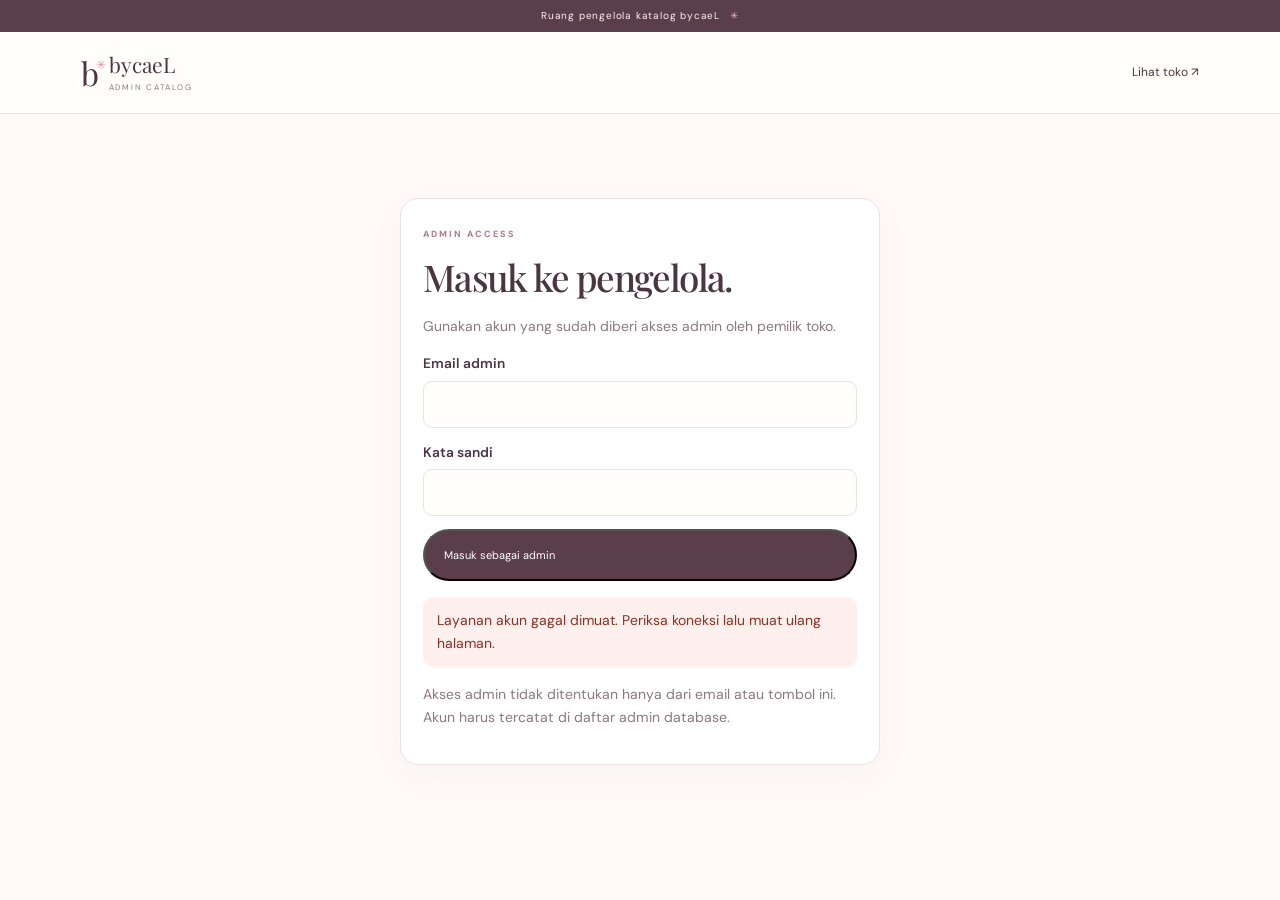
<file: admin.html>
<!doctype html>
<html lang="id">
<head>
<meta charset="utf-8"><meta name="viewport" content="width=device-width,initial-scale=1">
<meta name="theme-color" content="#f7f5ef">
<title>Admin bycaeL — Kelola katalog</title>
<link rel="preconnect" href="https://fonts.googleapis.com">
<link href="https://fonts.googleapis.com/css2?family=DM+Sans:wght@400;500;600;700&family=Playfair+Display:wght@400;500;600&display=swap" rel="stylesheet">
<link rel="stylesheet" href="styles.css">
<style>
.admin-wrap{max-width:1180px;margin:0 auto;padding:36px 22px 80px}.admin-top{display:flex;justify-content:space-between;align-items:center;gap:16px;margin-bottom:28px}.admin-top h1{font:500 clamp(2rem,4vw,3.2rem)/1.1 var(--serif);margin:6px 0}.admin-top p,.muted{color:var(--muted)}.admin-layout{display:grid;grid-template-columns:minmax(0,1fr) minmax(300px,.85fr);gap:24px;align-items:start}.admin-panel{background:#fff;border:1px solid var(--line);border-radius:18px;padding:22px;box-shadow:0 12px 36px #25352c08}.admin-panel h2{font:500 1.55rem var(--serif);margin:0 0 18px}.admin-form{display:grid;gap:13px}.admin-form label{display:grid;gap:6px;font-size:.86rem;font-weight:600}.admin-form input,.admin-form textarea,.admin-form select{width:100%;border:1px solid var(--line);border-radius:9px;padding:11px 12px;background:#fffefa;color:var(--ink);font:inherit}.admin-form textarea{min-height:90px;resize:vertical}.admin-two{display:grid;grid-template-columns:1fr 1fr;gap:12px}.admin-check{display:flex!important;align-items:center;gap:9px}.admin-check input{width:auto}.admin-actions{display:flex;gap:9px;flex-wrap:wrap}.admin-status{padding:12px 14px;border-radius:10px;background:#f4f4ed;color:var(--ink);margin:0 0 16px;overflow-wrap:anywhere}.admin-status.error{background:#fff0ed;color:#8c3023}.admin-list{display:grid;gap:10px}.admin-product{display:grid;grid-template-columns:68px minmax(0,1fr);gap:12px;padding:11px;border:1px solid var(--line);border-radius:12px;align-items:center}.admin-product img{width:68px;height:82px;object-fit:contain;background:#f7f5ef;border-radius:8px}.admin-product h3{font-size:.95rem;margin:0 0 4px}.admin-product p{font-size:.82rem;color:var(--muted);margin:0 0 8px}.admin-product-actions{display:flex;gap:8px;flex-wrap:wrap}.admin-product-actions button,.small-button{border:1px solid var(--line);background:#fffefa;border-radius:8px;padding:7px 10px;cursor:pointer;color:var(--ink);font:inherit;font-size:.8rem}.admin-product-actions .danger{color:#a13d30}.admin-preview{max-width:120px;max-height:150px;object-fit:contain;display:none;border-radius:8px;background:#f7f5ef}.admin-auth{max-width:480px;margin:48px auto}.admin-help{font-size:.88rem;line-height:1.6;color:var(--muted)}.admin-hidden{display:none!important}@media(max-width:820px){.admin-layout{grid-template-columns:1fr}.admin-top{align-items:flex-start;flex-direction:column}.admin-wrap{padding:24px 14px 60px}}@media(max-width:430px){.admin-two{grid-template-columns:1fr}.admin-panel{padding:16px}}
</style>
</head>
<body>
<div class="announcement">Ruang pengelola katalog bycaeL <span>✳</span></div>
<header class="site-header">
<a class="brand" href="index.html"><span class="brand-mark">b<span>✳</span></span><span>bycaeL<small>ADMIN CATALOG</small></span></a>
<div class="header-actions"><a class="text-button" href="index.html">Lihat toko ↗</a><button class="text-button admin-hidden" id="logoutButton" type="button">Keluar</button></div>
</header>
<main class="admin-wrap">
<section id="authPanel" class="admin-panel admin-auth">
<span class="eyebrow">ADMIN ACCESS</span><h1 style="font:500 2.3rem var(--serif);margin:8px 0 14px">Masuk ke pengelola.</h1>
<p class="muted">Gunakan akun yang sudah diberi akses admin oleh pemilik toko.</p>
<form id="loginForm" class="admin-form">
<label>Email admin<input id="loginEmail" type="email" autocomplete="username" required></label>
<label>Kata sandi<input id="loginPassword" type="password" autocomplete="current-password" minlength="8" required></label>
<button class="button dark" type="submit">Masuk sebagai admin</button>
</form>
<p id="authStatus" class="admin-status" role="status" aria-live="polite" style="margin-top:16px">Menghubungkan layanan akun…</p>
<p class="admin-help">Akses admin tidak ditentukan hanya dari email atau tombol ini. Akun harus tercatat di daftar admin database.</p>
</section>
<section id="adminPanel" class="admin-hidden">
<div class="admin-top"><div><span class="eyebrow">PRODUCT MANAGEMENT</span><h1>Kelola katalog<span class="dot">.</span></h1><p>Tambah produk, unggah foto, ubah detail, stok, harga, dan status tayang.</p></div><button class="button dark" id="newProductButton" type="button">＋ Produk baru</button></div>
<p id="adminStatus" class="admin-status" role="status" aria-live="polite">Memuat katalog…</p>
<div class="admin-layout">
<section class="admin-panel"><h2 id="formTitle">Tambah produk</h2>
<form id="productForm" class="admin-form">
<input type="hidden" id="productId">
<label>Nama produk<input id="productName" maxlength="160" required placeholder="Nama produk sesuai kemasan"></label>
<label>Slug / URL produk<input id="productSlug" maxlength="160" pattern="[a-z0-9]+(?:-[a-z0-9]+)*" required placeholder="nama-produk"></label>
<label>Deskripsi lengkap<textarea id="productDescription" maxlength="5000" required placeholder="Deskripsi, manfaat, dan cara pakai yang terverifikasi"></textarea></label>
<div class="admin-two"><label>Harga (Rp)<input id="productPrice" type="number" min="0" step="1" required></label><label>Stok<input id="productStock" type="number" min="0" step="1" required value="0"></label></div>
<div class="admin-two"><label>Ukuran / isi<input id="productSize" maxlength="80" placeholder="15 ml"></label><label>Isi kemasan<input id="productPackage" maxlength="300" placeholder="1 produk"></label></div>
<label>Bahan / ingredients<textarea id="productIngredients" maxlength="5000" placeholder="Salin dari sumber atau kemasan resmi"></textarea></label>
<label>Foto produk (JPG, PNG, WebP · maks. 5 MB)<input id="productImage" type="file" accept="image/jpeg,image/png,image/webp"></label>
<img id="imagePreview" class="admin-preview" alt="Pratinjau foto produk">
<label>URL foto (opsional jika sudah diunggah)<input id="productImageUrl" type="url" maxlength="2000" placeholder="Diisi otomatis setelah unggah"></label>
<label class="admin-check"><input id="productPublished" type="checkbox"> Tampilkan produk di toko publik</label>
<div class="admin-actions"><button class="button dark" id="saveProductButton" type="submit">Simpan produk</button><button class="button secondary-action" id="cancelEditButton" type="button">Kosongkan formulir</button></div>
</form></section>
<section class="admin-panel"><h2>Daftar produk</h2><p class="muted" style="margin-top:-8px">Produk draft juga muncul di sini. Pengunjung hanya melihat produk yang dipublikasikan.</p><div id="productList" class="admin-list"></div></section>
</div>
</section>
</main>
<div class="toast" id="toast" role="status" aria-live="polite"></div>
<script type="module">
const CONFIG={url:"https://dlphrewywirnvvgjleon.supabase.co",key:"sb_publishable_hs2ExVFi3S2jOd56jK9jow_EVZ-xbLD"};
const $=s=>document.querySelector(s);
let supabase=null,currentUser=null,products=[];
function status(message,error=false){const n=$("#adminStatus");n.textContent=message;n.classList.toggle("error",error)}
function authStatus(message,error=false){const n=$("#authStatus");n.textContent=message;n.classList.toggle("error",error)}
function escapeText(value){return String(value??"")}
function money(n){return new Intl.NumberFormat("id-ID",{style:"currency",currency:"IDR",maximumFractionDigits:0}).format(n)}
async function start(){
 try{const {createClient}=await import("https://esm.sh/@supabase/supabase-js@2.57.0");supabase=createClient(CONFIG.url,CONFIG.key);const {data,error}=await supabase.auth.getSession();if(error)throw error;if(data.session)await checkAdmin(data.session.user);else authStatus("Silakan masuk dengan akun admin.");supabase.auth.onAuthStateChange((event,session)=>{if(event==="SIGNED_OUT"){currentUser=null;$("#adminPanel").classList.add("admin-hidden");$("#authPanel").classList.remove("admin-hidden");$("#logoutButton").classList.add("admin-hidden")} });}catch(e){authStatus("Layanan akun gagal dimuat. Periksa koneksi lalu muat ulang halaman.",true)}
}
async function checkAdmin(user){
 currentUser=user;authStatus("Memeriksa izin admin…");
 const {data,error}=await supabase.from("admin_users").select("user_id").eq("user_id",user.id).maybeSingle();
 if(error){authStatus("Tidak bisa memeriksa izin admin. Pastikan SQL admin sudah diterapkan di Supabase. Detail: "+error.message,true);return}
 if(!data){authStatus("Akun ini belum diberi izin admin. Ikuti instruksi di supabase/setup-admin.sql, lalu keluar dan masuk kembali.",true);return}
 $("#authPanel").classList.add("admin-hidden");$("#adminPanel").classList.remove("admin-hidden");$("#logoutButton").classList.remove("admin-hidden");await loadProducts();
}
$("#loginForm").addEventListener("submit",async e=>{e.preventDefault();if(!supabase){authStatus("Layanan akun belum siap.",true);return}authStatus("Sedang masuk…");const {data,error}=await supabase.auth.signInWithPassword({email:$("#loginEmail").value.trim(),password:$("#loginPassword").value});if(error){authStatus("Gagal masuk: "+error.message,true);return}await checkAdmin(data.user)});
$("#logoutButton").addEventListener("click",async()=>{await supabase.auth.signOut();$("#adminPanel").classList.add("admin-hidden");$("#authPanel").classList.remove("admin-hidden");$("#logoutButton").classList.add("admin-hidden");authStatus("Kamu sudah keluar.")});
function resetForm(){ $("#productForm").reset();$("#productId").value="";$("#productStock").value="0";$("#productImageUrl").value="";$("#imagePreview").style.display="none";$("#imagePreview").removeAttribute("src");$("#formTitle").textContent="Tambah produk";$("#saveProductButton").textContent="Simpan produk"; }
$("#newProductButton").addEventListener("click",()=>{resetForm();window.scrollTo({top:0,behavior:"smooth"})});
$("#cancelEditButton").addEventListener("click",resetForm);
$("#productName").addEventListener("input",()=>{if(!$("#productId").value)$("#productSlug").value=$("#productName").value.normalize("NFKD").replace(/[\u0300-\u036f]/g,"").toLowerCase().replace(/[^a-z0-9]+/g,"-").replace(/^-|-$/g,"")});
$("#productImage").addEventListener("change",()=>{const f=$("#productImage").files[0];if(!f){$("#imagePreview").style.display="none";return}if(!["image/jpeg","image/png","image/webp"].includes(f.type)||f.size>5242880){status("File harus JPG, PNG, atau WebP dengan ukuran maksimal 5 MB.",true);$("#productImage").value="";return}$("#imagePreview").src=URL.createObjectURL(f);$("#imagePreview").style.display="block"});
async function loadProducts(){status("Memuat daftar produk…");const {data,error}=await supabase.from("products").select("*").order("created_at",{ascending:false});if(error){status("Gagal memuat produk: "+error.message,true);return}products=data||[];renderProducts();status("Berhasil memuat "+products.length+" produk.");}
function renderProducts(){const list=$("#productList");list.replaceChildren();if(!products.length){const p=document.createElement("p");p.className="muted";p.textContent="Belum ada produk di database. Tambahkan produk lewat formulir.";list.append(p);return}for(const p of products){const row=document.createElement("article");row.className="admin-product";const img=document.createElement("img");img.alt="Foto "+p.name;img.loading="lazy";img.src=p.image_url||"";img.onerror=()=>{img.removeAttribute("src");img.alt="Foto belum tersedia"};const body=document.createElement("div");const title=document.createElement("h3");title.textContent=p.name;const meta=document.createElement("p");meta.textContent=money(p.price_idr)+" · stok "+p.stock+" · "+(p.is_published?"Tayang":"Draft");const actions=document.createElement("div");actions.className="admin-product-actions";const edit=document.createElement("button");edit.type="button";edit.textContent="Edit";edit.addEventListener("click",()=>editProduct(p.id));const del=document.createElement("button");del.type="button";del.className="danger";del.textContent="Hapus";del.addEventListener("click",()=>deleteProduct(p.id));actions.append(edit,del);body.append(title,meta,actions);row.append(img,body);list.append(row)}}
function editProduct(id){const p=products.find(x=>x.id===id);if(!p)return;$("#productId").value=p.id;$("#productName").value=p.name;$("#productSlug").value=p.slug;$("#productDescription").value=p.description||"";$("#productPrice").value=p.price_idr;$("#productStock").value=p.stock;$("#productSize").value=p.size_label||"";$("#productPackage").value=p.package_contents||"";$("#productIngredients").value=p.ingredients||"";$("#productImageUrl").value=p.image_url||"";$("#productPublished").checked=Boolean(p.is_published);$("#productImage").value="";$("#imagePreview").style.display=p.image_url?"block":"none";if(p.image_url)$("#imagePreview").src=p.image_url;$("#formTitle").textContent="Edit produk";$("#saveProductButton").textContent="Simpan perubahan";window.scrollTo({top:0,behavior:"smooth"})}
async function uploadImage(file){const ext=file.type==="image/png"?"png":file.type==="image/webp"?"webp":"jpg";const path=currentUser.id+"/"+crypto.randomUUID()+"."+ext;const {error}=await supabase.storage.from("product-images").upload(path,file,{contentType:file.type,upsert:false});if(error)throw error;const {data}=supabase.storage.from("product-images").getPublicUrl(path);return data.publicUrl}
$("#productForm").addEventListener("submit",async e=>{e.preventDefault();const btn=$("#saveProductButton");btn.disabled=true;try{let imageUrl=$("#productImageUrl").value.trim()||null;const file=$("#productImage").files[0];if(file)imageUrl=await uploadImage(file);const payload={name:$("#productName").value.trim(),slug:$("#productSlug").value.trim(),description:$("#productDescription").value.trim(),price_idr:Number($("#productPrice").value),stock:Number($("#productStock").value),size_label:$("#productSize").value.trim()||null,package_contents:$("#productPackage").value.trim()||null,ingredients:$("#productIngredients").value.trim()||null,image_url:imageUrl,is_published:$("#productPublished").checked,updated_at:new Date().toISOString()};if(!payload.name||!payload.slug||!payload.description||!Number.isSafeInteger(payload.price_idr)||payload.price_idr<0||!Number.isSafeInteger(payload.stock)||payload.stock<0)throw new Error("Periksa nama, slug, deskripsi, harga, dan stok.");const id=$("#productId").value;const result=id?await supabase.from("products").update(payload).eq("id",id).select().single():await supabase.from("products").insert(payload).select().single();if(result.error)throw result.error;status("Produk berhasil "+(id?"diperbarui.":"ditambahkan.")+" Jika dipublikasikan, produk siap dibaca dari katalog database.");resetForm();await loadProducts()}catch(err){status("Tidak berhasil menyimpan: "+err.message,true)}finally{btn.disabled=false}});
async function deleteProduct(id){const p=products.find(x=>x.id===id);if(!p||!confirm('Hapus produk "'+p.name+'"? Tindakan ini tidak dapat dibatalkan.'))return;const {error}=await supabase.from("products").delete().eq("id",id);if(error){status("Gagal menghapus: "+error.message,true);return}status("Produk dihapus.");await loadProducts()}
start();
</script>
</body></html>
</file>
<file: styles.css>
:root{--ink:#25352c;--muted:#758078;--cream:#f7f5ef;--paper:#fffefa;--sage:#dce5d8;--line:#e6e5dd;--accent:#b7c9b1;--serif:"Playfair Display",Georgia,serif;--sans:"DM Sans",Arial,sans-serif}*{box-sizing:border-box}html{scroll-behavior:smooth;scroll-padding-top:90px}body{margin:0;background:var(--paper);color:var(--ink);font-family:var(--sans);font-size:14px;line-height:1.65}button,input{font:inherit}button,a{-webkit-tap-highlight-color:transparent}button{cursor:pointer}a{color:inherit;text-decoration:none}.announcement{height:32px;display:flex;align-items:center;justify-content:center;gap:10px;background:var(--ink);color:#fff;font-size:10px;letter-spacing:.08em}.announcement span{color:#d9e3d3}.site-header{height:82px;padding:0 6.3%;display:flex;align-items:center;justify-content:space-between;gap:25px;background:rgba(255,254,250,.96);border-bottom:1px solid var(--line);position:sticky;top:0;z-index:10}.brand{display:flex;align-items:center;gap:10px;font-family:var(--serif);font-size:21px;line-height:1.1;white-space:nowrap}.brand small{display:block;font:8px var(--sans);letter-spacing:.22em;margin-top:6px;color:var(--muted)}.brand-mark{font-family:var(--serif);font-size:32px;position:relative;line-height:1}.brand-mark span{font:12px var(--sans);position:absolute;top:0;right:-7px;color:#90a48c}nav{display:flex;align-items:center;gap:30px;color:#566259;font-size:12px}nav a:hover,.under-link:hover{color:#80977d}.header-actions{display:flex;align-items:center;gap:20px}.text-button{border:0;background:none;color:var(--ink);font-size:12px}.bag-button{border:1px solid #d8ddd4;background:transparent;border-radius:99px;padding:9px 15px;font-size:11px}.bag-button span{background:var(--ink);color:white;border-radius:50%;display:inline-grid;place-items:center;width:19px;height:19px;margin-left:7px}.menu-toggle{display:none;border:0;background:none;font-size:22px;color:var(--ink)}.hero{display:grid;grid-template-columns:1fr 1fr;min-height:590px;background:var(--cream);padding:46px 6.3% 52px;gap:7%;align-items:center}.hero-copy{padding:30px 0 30px 4%}.eyebrow{display:inline-flex;align-items:center;gap:9px;color:#748476;font-size:9px;letter-spacing:.22em;font-weight:700}.eyebrow i{width:6px;height:6px;background:#9bb296;border-radius:50%}h1,h2,h3,p{margin-top:0}h1{font:500 clamp(44px,5vw,70px)/1.1 var(--serif);letter-spacing:-.045em;margin:25px 0 20px}h1 em,h2 em{font-weight:400;color:#879b82} .hero-copy>p{max-width:390px;color:#707b72;font-size:13px;line-height:1.95}.hero-cta{display:flex;align-items:center;gap:25px;margin-top:30px}.button{display:inline-flex;align-items:center;gap:24px;padding:15px 19px;font-size:11px}.button.dark{background:var(--ink);color:white}.button.dark:hover{background:#415649}.under-link{font-size:11px;border-bottom:1px solid #aab4a6;padding-bottom:5px;white-space:nowrap}.hero-note{display:flex;align-items:center;gap:12px;margin-top:55px}.note-icon{border:1px solid #d2d9cd;width:34px;height:34px;display:grid;place-items:center;border-radius:50%;color:#879b82}.hero-note b,.hero-note small{display:block}.hero-note b{font-size:10px}.hero-note small{font-size:9px;color:var(--muted);margin-top:3px}.hero-art{height:490px;position:relative;max-width:540px;width:100%;justify-self:end}.hero-art>img{width:100%;height:100%;object-fit:cover;display:block}.hero-sticker{position:absolute;left:-25px;bottom:55px;background:#e5eadf;padding:19px 25px;display:flex;flex-direction:column;line-height:1.4;box-shadow:0 5px 30px #25352c0b}.hero-sticker span{font-size:7px;letter-spacing:.14em;color:#758078}.hero-sticker b{font:23px/1.12 var(--serif);margin:8px 0}.hero-caption{position:absolute;bottom:15px;right:15px;color:white;font:italic 14px var(--serif);text-shadow:0 1px 6px #0008}.trust-strip{padding:22px 10%;display:flex;justify-content:space-around;gap:15px;border-bottom:1px solid var(--line);color:#6e796f;font-size:10px}.trust-strip div{display:flex;align-items:center;gap:9px}.trust-strip span{color:#9eaf98;font-size:16px}.section{padding:100px 7%}.section-heading{display:flex;align-items:end;justify-content:space-between;gap:25px;margin-bottom:32px}.section-heading h2,.story-copy h2,.review-top h2,.contact-section h2,.care-heading h2,.newsletter h2{font:500 clamp(30px,3.6vw,45px)/1.2 var(--serif);letter-spacing:-.035em;margin:12px 0}.dot{color:#9caf95}.section-heading p{color:var(--muted);font-size:11px;margin:10px 0 0;max-width:500px}.filter-row{display:flex;align-items:center;justify-content:space-between;margin-bottom:24px}.filter-chips{display:flex;gap:8px;flex-wrap:wrap}.chip{border:1px solid var(--line);background:transparent;color:#788178;border-radius:99px;padding:8px 15px;font-size:10px}.chip.active,.chip:hover{background:var(--ink);color:white;border-color:var(--ink)}.result-count{color:var(--muted);font-size:10px}.product-grid{display:grid;grid-template-columns:repeat(3,minmax(0,1fr));gap:20px}.product-card{min-width:0}.product-image{position:relative;width:100%;height:auto;aspect-ratio: .79;border:0;display:block;padding:0;overflow:hidden;background:#f0eee7;text-align:left}.product-image img{width:100%;height:100%;object-fit:cover;display:block;mix-blend-mode:multiply;transition:transform .5s}.product-image:hover img{transform:scale(1.04)}.image-one{background:#e7e7dc}.image-two{background:#eee3d7}.image-three{background:#e2e8de}.image-four{background:#eee9df}.product-tag{position:absolute;z-index:1;left:12px;top:12px;background:#fffefaeb;color:#586759;padding:6px 9px;font-size:7px;letter-spacing:.12em}.quick-view{position:absolute;bottom:10px;left:10px;right:10px;background:#fffefaed;padding:10px;text-align:center;font-size:10px;opacity:0;transform:translateY(5px);transition:.2s}.product-image:hover .quick-view,.product-image:focus-visible .quick-view{opacity:1;transform:none}.product-meta{display:flex;justify-content:space-between;align-items:start;gap:8px;margin-top:14px}.product-meta h3{font-size:12px;font-weight:600;margin:0 0 4px}.product-meta p{font-size:10px;color:var(--muted);margin:0}.add-button{flex:0 0 30px;height:30px;border:1px solid #dce1d7;background:transparent;border-radius:50%;font-size:18px;color:#647763;line-height:1}.add-button:hover{background:var(--ink);color:white}.product-bottom{display:flex;justify-content:space-between;gap:5px;margin-top:10px;align-items:center}.price{font-size:12px;font-weight:700}.stock{font-size:8px;color:#82917e}.demo-notice{font-size:10px;color:#8a7c66;background:#f6f1e6;padding:12px 15px;margin-top:28px}.story-section{display:grid;grid-template-columns:1fr 1fr;background:#f0f1e9;align-items:center;gap:9%;padding:75px 9%}.story-image{height:440px}.story-image img{width:100%;height:100%;object-fit:cover}.story-copy{max-width:450px}.story-copy h2{font-size:clamp(33px,4vw,48px);margin:18px 0 20px}.story-copy p{font-size:12px;color:#68746b;line-height:2}.story-copy .placeholder-copy{font-size:10px;color:#93876f;border-left:2px solid #bdcbb6;padding-left:12px;margin:20px 0 25px}.care-section{padding:88px 8%;text-align:center}.care-heading>p{font-size:11px;color:var(--muted)}.care-grid{display:grid;grid-template-columns:repeat(3,1fr);gap:30px;margin-top:50px;text-align:left}.care-grid article{border-top:1px solid #d8dfd4;padding-top:18px}.care-grid article>span{font:italic 19px var(--serif);color:#8fa38a}.care-grid h3{font:23px var(--serif);font-weight:500;margin:15px 0 8px}.care-grid p{font-size:11px;line-height:1.9;color:var(--muted);max-width:280px}.review-section{padding:75px 8%;background:var(--cream);text-align:center}.review-top h2{margin-bottom:30px}.review-empty{max-width:450px;margin:0 auto;padding:35px 20px;border:1px dashed #cfd7ca;background:#fbfaf5}.review-flower{font-size:25px;color:#9eaf98}.review-empty h3{font:22px var(--serif);margin:12px 0}.review-empty p{font-size:11px;line-height:1.9;color:var(--muted);margin:0}.newsletter{padding:65px 9%;display:grid;grid-template-columns:1fr 1fr;gap:8%;align-items:center;background:#e3e9df}.newsletter h2{margin-bottom:0}.newsletter>div:nth-child(2)>p{font-size:11px;color:#68746b;max-width:350px}.newsletter form{display:flex;border-bottom:1px solid #9ba99a;max-width:400px}.newsletter input{border:0;background:transparent;padding:13px 0;flex:1;min-width:0;outline:none;font-size:11px}.newsletter form button{border:0;background:transparent;font-size:23px;color:var(--ink)}.newsletter small{font-size:9px;color:#758078;display:block;margin-top:10px}.policies-section{padding:85px 8%}.policy-grid{display:grid;grid-template-columns:1fr 1fr;gap:0 40px}.policy-grid details{border-top:1px solid var(--line);padding:19px 0}.policy-grid details:last-child{border-bottom:1px solid var(--line)}.policy-grid summary{list-style:none;cursor:pointer;font:20px var(--serif);display:flex;justify-content:space-between;align-items:center}.policy-grid summary::-webkit-details-marker{display:none}.policy-grid summary span{font:16px var(--sans);color:#8ca087}.policy-grid details p{color:var(--muted);font-size:11px;line-height:1.9;margin:15px 0 0}.contact-section{background:#f0f1e9;padding:75px 9%;display:grid;grid-template-columns:1fr 1fr;gap:8%}.contact-section h2{font-size:clamp(35px,4vw,48px)}.contact-section>div:first-child p{color:var(--muted);font-size:11px;max-width:280px}.contact-list>div{display:flex;justify-content:space-between;gap:15px;border-bottom:1px solid #d9dfd4;padding:13px 0}.contact-list span{font-size:8px;letter-spacing:.12em;color:#7e897f}.contact-list b{font-size:10px;font-weight:500;text-align:right}footer{padding:35px 7%;display:grid;grid-template-columns:1fr 1.5fr 1fr;align-items:center;gap:20px}footer p{font-size:9px;color:var(--muted);margin:0}footer>div{display:flex;gap:17px;justify-content:end;flex-wrap:wrap;font-size:9px;color:var(--muted)}.footer-brand{font-size:17px}.footer-brand .brand-mark{font-size:28px}.footer-brand small{font-size:7px}.overlay{position:fixed;inset:0;z-index:30;background:#17251dc4;display:grid;place-items:center;padding:18px}.overlay[hidden]{display:none}.modal{position:relative;background:var(--paper);width:min(100%,520px);max-height:88vh;overflow:auto;padding:35px}.modal-close{position:absolute;right:17px;top:10px;border:0;background:transparent;font-size:27px;color:var(--ink)}.modal h2{font:32px var(--serif);margin:5px 0 12px}.modal p{font-size:11px;color:var(--muted);line-height:1.8}.modal .detail-image{width:100%;height:190px;object-fit:cover;background:var(--cream)}.modal .detail-price{font-size:18px;font-weight:700;margin:12px 0}.modal .field{display:block;margin:13px 0;font-size:10px;color:#5e6d61}.modal input{display:block;width:100%;padding:12px;border:1px solid var(--line);background:white;margin-top:5px;font-size:12px}.modal .button{border:0;justify-content:center;width:100%;margin-top:10px}.modal .secondary-action{background:transparent;border:1px solid var(--line);color:var(--ink)}.modal .detail-list{font-size:11px;line-height:2;color:#6b776d;padding-left:18px}.modal .quantity-control{display:flex;align-items:center;gap:15px;margin:12px 0}.quantity-control button{width:30px;height:30px;border:1px solid var(--line);background:transparent}.cart-row{display:flex;justify-content:space-between;gap:12px;padding:14px 0;border-bottom:1px solid var(--line);font-size:11px}.cart-row small{display:block;color:var(--muted);margin-top:4px}.cart-row button{border:0;background:none;color:#9a6c5c}.cart-total{display:flex;justify-content:space-between;margin:20px 0;font-weight:700}.form-error{color:#a44;font-size:11px}.toast{position:fixed;bottom:22px;left:50%;transform:translate(-50%,20px);opacity:0;pointer-events:none;background:var(--ink);color:white;padding:12px 18px;font-size:11px;z-index:50;transition:.2s;max-width:calc(100% - 30px)}.toast.show{opacity:1;transform:translate(-50%,0)}.sr-only{position:absolute;width:1px;height:1px;padding:0;margin:-1px;overflow:hidden;clip:rect(0,0,0,0);white-space:nowrap;border:0} @media(max-width:980px){.site-header{padding:0 4%;gap:14px}.brand{font-size:18px}nav{gap:15px}.hero{padding:35px 5%;gap:4%}.hero-art{height:420px}.section{padding:75px 5%}.product-grid{gap:13px}.product-meta h3{font-size:11px}.story-section{padding:60px 6%;gap:6%}footer{grid-template-columns:1fr 1fr}footer>div{grid-column:1/-1;justify-content:start}}@media(max-width:700px){.announcement{font-size:8px}.site-header{height:68px;padding:0 5%}.brand{font-size:18px}.brand small{font-size:7px}.brand-mark{font-size:29px}.menu-toggle{display:block;margin-left:auto}.site-header nav{display:none;position:absolute;top:68px;left:0;right:0;background:var(--paper);padding:20px 6%;border-bottom:1px solid var(--line);flex-direction:column;align-items:flex-start;gap:17px}.site-header nav.open{display:flex}.header-actions{gap:8px}.text-button{font-size:11px}.bag-button{padding:6px 9px}.hero{grid-template-columns:1fr;padding:35px 6% 30px;gap:30px}.hero-copy{padding:10px 0 0}.hero-art{height:370px;max-width:none;width:calc(100% - 12px);justify-self:end}.hero-sticker{left:-12px;bottom:35px;padding:13px 17px}.hero-sticker b{font-size:20px}.hero-note{margin-top:32px}h1{font-size:52px}.trust-strip{padding:17px 6%;display:grid;grid-template-columns:1fr;gap:10px}.trust-strip div{font-size:10px}.section{padding:60px 5%}.section-heading{align-items:start;flex-direction:column;gap:15px}.section-heading h2,.story-copy h2,.review-top h2{font-size:34px}.section-heading p{line-height:1.8}.filter-row{align-items:start;gap:10px;flex-direction:column}.filter-chips{gap:6px}.chip{padding:7px 11px}.product-grid{grid-template-columns:repeat(2,minmax(0,1fr));gap:25px 12px}.product-tag{font-size:6px;left:7px;top:7px;padding:5px 6px}.product-meta{margin-top:10px}.product-meta h3{font-size:11px}.product-meta p{font-size:9px}.add-button{flex-basis:27px;height:27px}.product-bottom{align-items:start;flex-direction:column;gap:2px}.stock{font-size:8px}.story-section{grid-template-columns:1fr;padding:45px 6%;gap:28px}.story-image{height:330px}.story-copy{padding:0 2%}.care-section{padding:60px 7%}.care-grid{grid-template-columns:1fr;gap:20px;margin-top:30px}.care-grid article{padding-top:15px}.care-grid h3{margin:7px 0}.review-section{padding:55px 6%}.newsletter{padding:45px 7%;grid-template-columns:1fr;gap:24px}.newsletter h2{font-size:37px}.policies-section{padding:60px 6%}.policy-grid{grid-template-columns:1fr}.policy-grid details:last-child{border-bottom:0}.contact-section{padding:55px 7%;grid-template-columns:1fr;gap:25px}.contact-list>div{gap:8px}.contact-list b{max-width:58%}footer{padding:28px 6%;grid-template-columns:1fr;gap:15px}footer>div{grid-column:auto;gap:14px}.modal{padding:30px 22px}.modal h2{font-size:28px}}@media(prefers-reduced-motion:reduce){*,*::before,*::after{scroll-behavior:auto!important;transition:none!important}}
.contact-cta{padding-top:20px}.contact-cta .button{display:inline-flex;max-width:100%}.contact-list a{text-decoration:underline;text-underline-offset:3px}.contact-list a:hover{color:#82967e}@media(max-width:600px){.contact-cta .button{width:100%;justify-content:center}.contact-list>div{align-items:flex-start}.contact-list b{max-width:60%;overflow-wrap:anywhere}}

/* Playful, polished beauty edit palette */
:root{--ink:#4a3540;--muted:#8c7881;--cream:#fff4f1;--paper:#fffaf8;--sage:#f8dce2;--line:#f0dfe2;--accent:#e7aab8}
.announcement{background:#5a3e4a;color:#fff0f1}.announcement span{color:#f5b8c8}
.brand-mark span,.eyebrow i,.trust-strip span,.dot{color:#dc8fa4}.eyebrow{color:#b27689}
.hero{background:#fff0ee}.hero-art>img{border-radius:48% 48% 12px 12px}.hero-sticker{background:#f7d9df;border-radius:18px 4px 18px 4px;transform:rotate(-4deg)}
.button.dark{background:#5a3e4a;border-radius:99px}.button.dark:hover{background:#80566a}
.under-link{border-color:#df9daf}.chip{border-radius:12px}.chip.active,.chip:hover{background:#5a3e4a;border-color:#5a3e4a}
.product-image{border-radius:22px 22px 8px 8px}.image-one{background:#f8e1e5}.image-two{background:#f7e8d8}.image-three{background:#eee1ec}.product-tag{border-radius:99px;color:#87576a}.add-button{border-color:#e7c5ce;color:#a25f77}.add-button:hover{background:#5a3e4a}
.story-section{background:#f9e9e8}.story-image img{border-radius:140px 140px 12px 12px}
.care-grid article{border-color:#ebcbd4}.care-grid article>span{color:#d38da1}
.review-section{background:#fff1f1}.review-empty{border-color:#e8c4ce;background:#fff9f8;border-radius:18px}
.newsletter{background:#f4dfe3}.policy-grid details{border-color:#f0dfe2}.contact-section{background:#f9ecea}
.bag-button{border-color:#e5c7cf}.bag-button span{background:#5a3e4a}
@media(max-width:700px){.hero-art>img{border-radius:44% 44% 12px 12px}.product-image{border-radius:17px 17px 7px 7px}}


/* Single-product ESQA storefront */
.product-grid{grid-template-columns:minmax(0,460px);justify-content:center;gap:0}
.product-card{width:100%;max-width:460px;margin:0 auto}
.product-image{aspect-ratio:1.05;background:#f8e8e8}
.product-image img{object-fit:contain;padding:28px;mix-blend-mode:multiply}
.product-meta h3{font-size:15px}
.product-meta p{font-size:11px}
.product-bottom{margin-top:14px}
.price{font-size:15px}
.stock{font-size:10px}
.filter-row{justify-content:flex-end}
.hero-art>img{object-fit:contain;background:#f8e8e8;padding:35px}
@media(max-width:700px){
 .product-grid{grid-template-columns:minmax(0,1fr);max-width:440px;margin:0 auto}
 .product-image{aspect-ratio:1}
 .product-image img{padding:24px}
 .hero-art>img{padding:22px}
}


/* ESQA product information modal */
.modal{width:min(100%,780px);padding:30px}
.product-detail-layout{display:grid;grid-template-columns:minmax(0,.82fr) minmax(0,1.18fr);gap:26px;align-items:start}
.product-detail-layout .detail-image{width:100%;height:390px;object-fit:contain;background:#f8e8e8;border-radius:16px;padding:18px;position:sticky;top:0}
.detail-copy h2{font:30px/1.2 var(--serif);margin:7px 0 12px}
.detail-copy .detail-lead{font-size:11px;line-height:1.85;color:var(--muted)}
.detail-copy .detail-price{font-size:20px;margin:14px 0}
.detail-price span{font-size:11px;color:var(--muted);font-weight:400}
.shade-label{display:block;font-size:10px;font-weight:700;margin:16px 0 6px}
.shade-select{width:100%;border:1px solid #e5c7cf;border-radius:8px;padding:12px;background:#fffaf8;color:var(--ink);font:12px var(--sans)}
.shade-note{display:block;font-size:9px;line-height:1.7;color:var(--muted);margin-top:7px}
.detail-copy h3{font:19px var(--serif);margin:22px 0 7px}
.detail-copy .detail-list{font-size:10px;line-height:1.85;color:#6b776d;padding-left:18px;margin:0}
.order-whatsapp{width:100%;justify-content:center;margin-top:20px}
@media(max-width:700px){
 .modal{padding:27px 18px;max-height:90vh}
 .product-detail-layout{grid-template-columns:1fr;gap:18px}
 .product-detail-layout .detail-image{height:230px;position:static}
 .detail-copy h2{font-size:27px}
}
</file>
